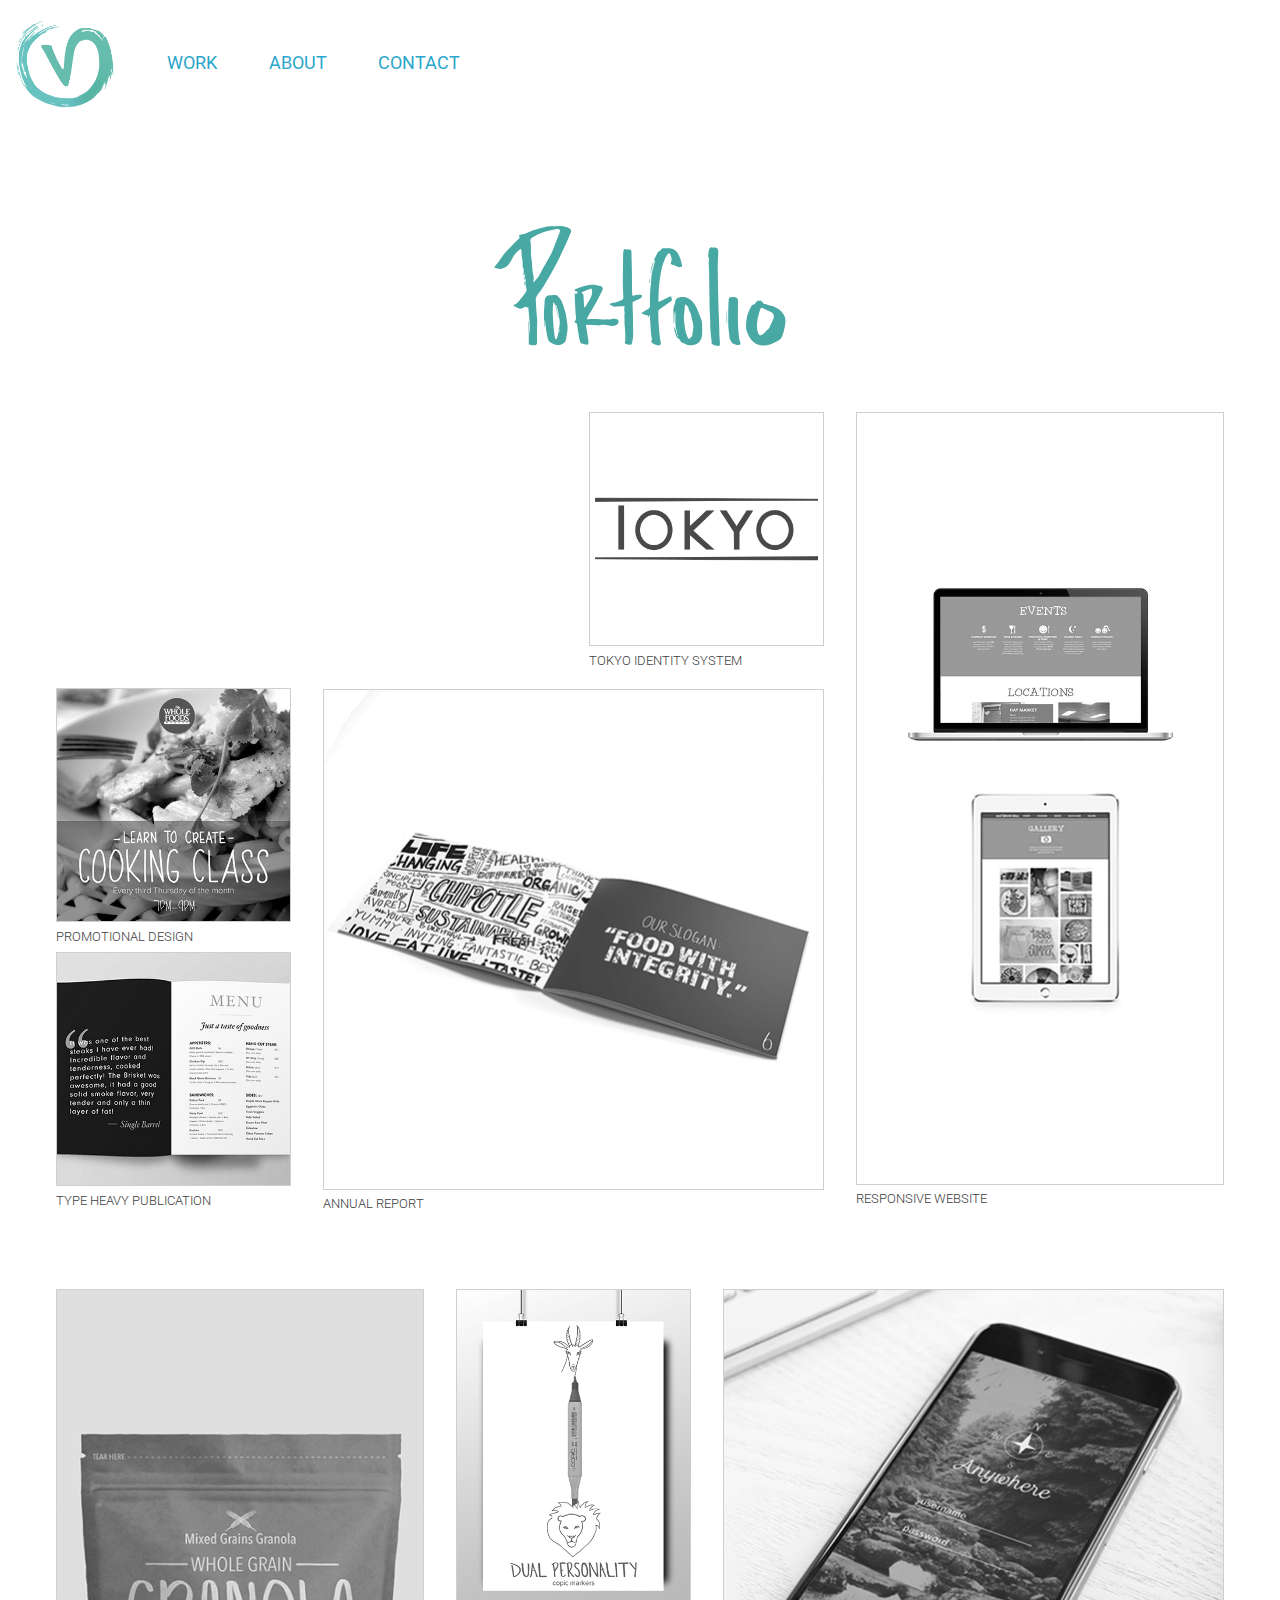
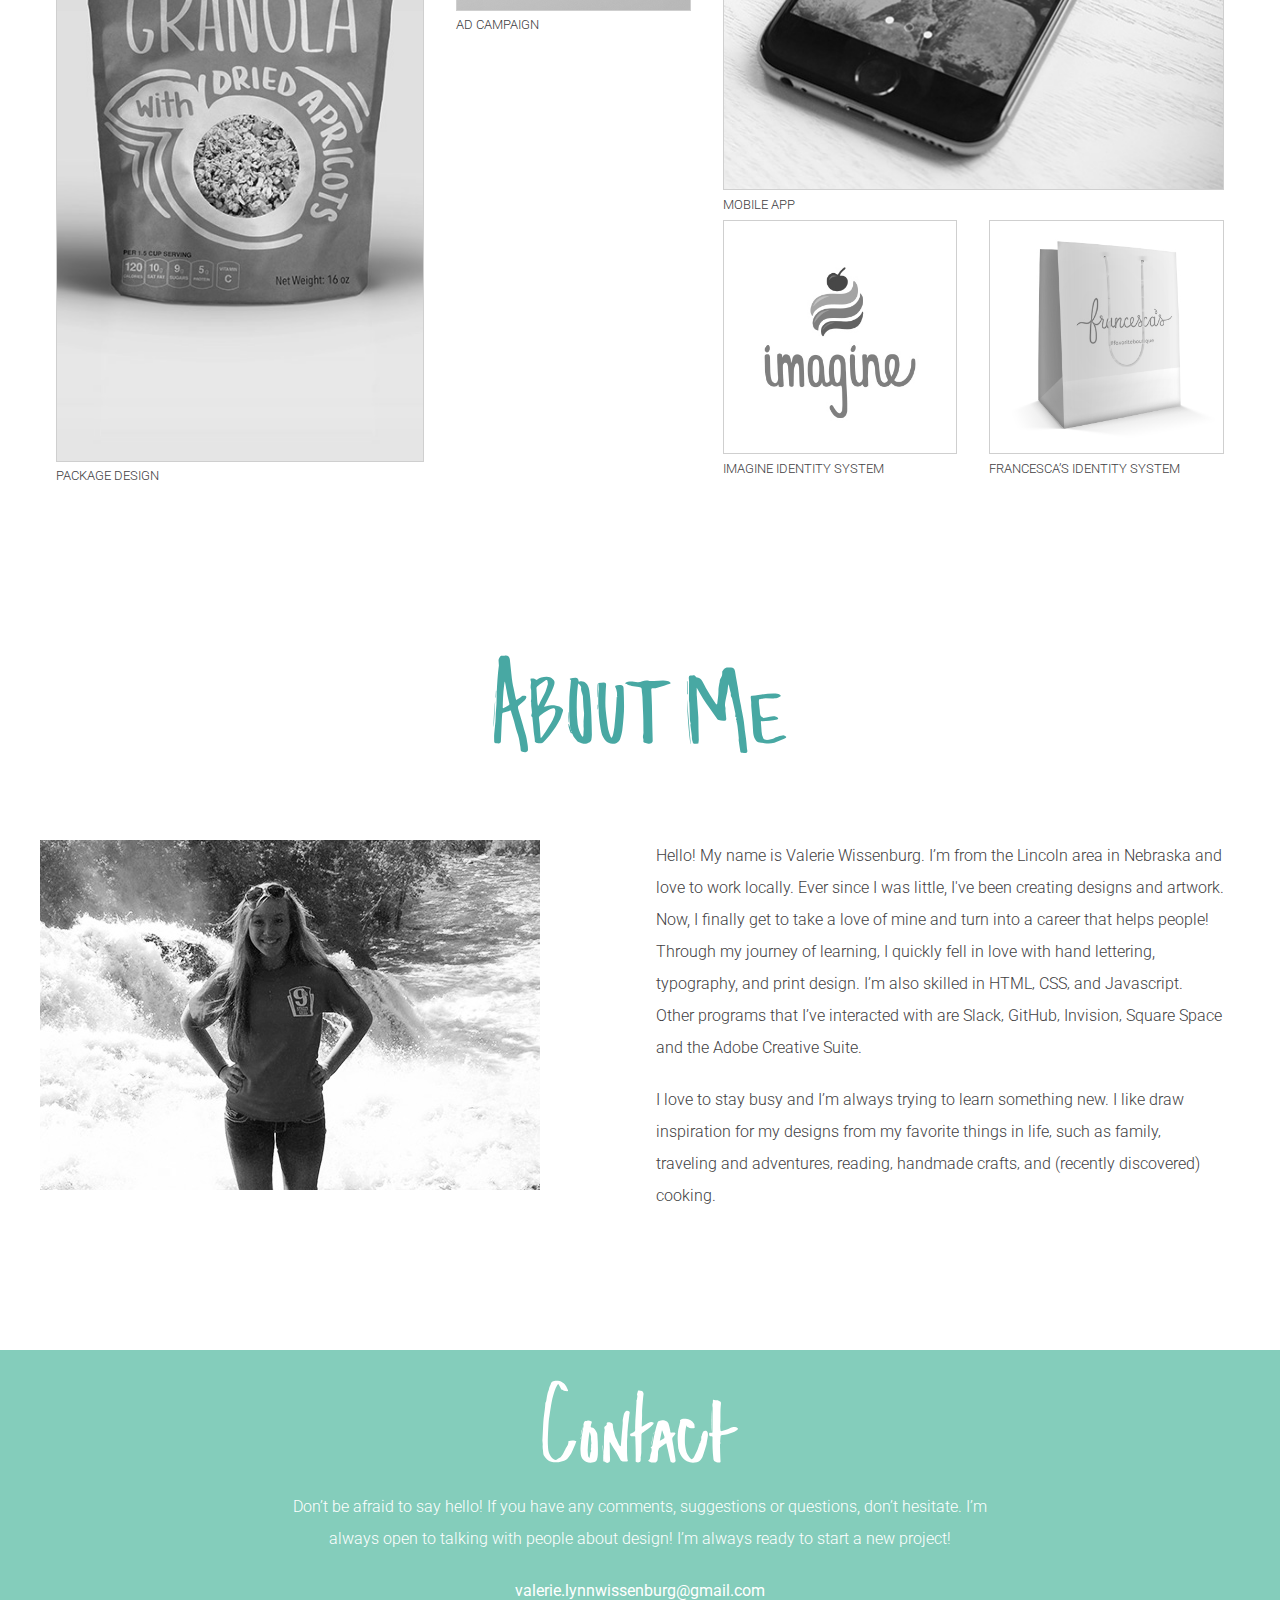
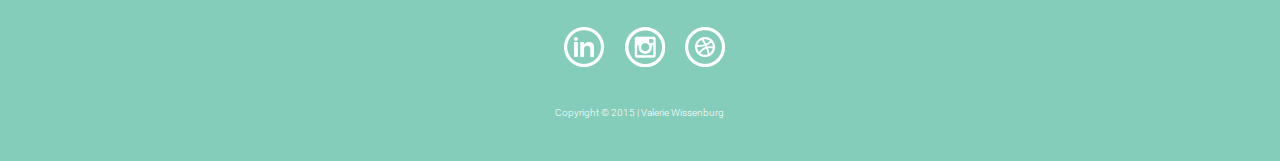
<file: index.html>
<!doctype html>
<html class="no-js" lang="en">
<head>
<meta charset="utf-8" />
<meta name="viewport" content="width=device-width, initial-scale=1.0" />
<title>Valerie Wissenburg Design</title>
<link rel="stylesheet" href="css/foundation.css" />
<link rel="stylesheet" href="css/main.css" />
<link href="https://fonts.googleapis.com/css?family=Roboto:400,100,300,500,700,900" rel="stylesheet" type="text/css" />
<script src="js/vendor/modernizr.js"></script>
</head>
<body>

<header>
  <div id="pattern" class="pattern">
	<a href="#menu" class="menu-link">Menu</a>
		<nav id="menu" role="navigation">
			<ul class="text">
				<li><a href="index.html"> <img id="logo-placement" src="imgs/final_logo.png" alt="Logo" width="100rem" > </a></li>
                <li class="divider"></li>
                <li><a href="#work">Work</a></li>
                 <li class="divider"></li>
				<li><a href="#about">About</a></li>
                 <li class="divider"></li>
				<li><a href="#contact">Contact</a></li>
			</ul>
		</nav>
	</div>
</header>


<div class="row">
  <div class="large-12 columns">
    <img class="header-alignment" src="imgs/portfolio-header.svg" alt="Portfolio Heading" width="300rem" >
  </div>
</div>

<section id="work">
  <div class="row">
    <div class="columns medium-8">
      <div class="row">
        <div class="columns  medium-4 right img-spacing"> <a href="tokyo-identity.html"><img class="grayscale photo-border" src="imgs/tokyo-logo.jpg" alt="Tokyo Logo"></a>
          <p class="text">Tokyo Identity System</p>
        </div>
      </div>
      <div class="row negative-margin">
        <div class="columns medium-4">
          <div class="row">
            <div id="promo-margin" class="columns medium-12 img-spacing"> <a href="promotional-design.html"><img class="grayscale photo-border" src="imgs/promo-design-400x400.jpg" alt="Promotional Design"> </a>              
            <p class="text">Promotional Design</p>
            </div>
          </div>
          <div class="row">
            <div class="columns medium-12 img-spacing negative-margin"> <a href="type-heavy-publication.html"><img class="grayscale photo-border" src="imgs/type-heavy.jpg" alt="Type Heavy Publication"> </a>
              <p class="text">Type Heavy Publication</p>
            </div>
          </div>
        </div>
        <div class="columns medium-8 img-spacing"> <a href="annual-report.html" ><img class="grayscale photo-border" src="imgs/annual-report.jpg" alt="Annual Report"> </a>
          <p class="text">Annual Report</p>
        </div>
      </div>
    </div>
    <div class="columns medium-4 img-spacing"> <a href="repsonsive-web-site.html"><img class="grayscale photo-border" src="imgs/website-responsive.jpg" alt="Website Design"></a>
      <p class="text">Responsive Website</p>
    </div>
  </div>
  <div class="row">
    <div class="columns large-4 medium-3 img-spacing"> <a href="package-design.html"><img class="grayscale photo-border" src="imgs/package-design.jpg" alt="Package Design "></a>
      <p class="text">Package Design</p>
    </div>
    <div class="columns large-8 medium-9">
      <div class="row">
        <div class="columns medium-4 left img-spacing"> <a href="ad-campaign.html"><img class="grayscale photo-border" src="imgs/ad-campaign-400x600.jpg" alt="Ad Campaign"></a>
          <p class="text">Ad Campaign</p>
        </div>
        <div class="columns medium-8 img-spacing"> <a href="mobile-app.html"><img class="grayscale photo-border" src="imgs/mobile-app.jpg" alt="Mobile App"></a>
          <p class="text">Mobile App</p>
        </div>
      </div>
      <div class="row">
        <div class="columns medium-8 right">
          <div class="row">
            <div class="columns medium-6 img-spacing negative-margin"> <a href="imagine-identity.html"><img class="grayscale photo-border" src="imgs/imagine-logo.jpg" alt="Imagine Identity System"></a>
              <p class="text">Imagine Identity System</p>
            </div>
            <div class="columns medium-6 img-spacing negative-margin p-t-sm"> <a href="francescas-identity.html"><img class="grayscale photo-border" src="imgs/francesca-bag.jpg" alt="Integrated Branding"></a>
              <p class="text">Francesca&rsquo;s Identity System</p>
            </div>
          </div>
        </div>
      </div>
    </div>
  </div>
</section>

<section id="about">
  <header class="row">
    <div class="column small-12">
      <img class="header-alignment" src="imgs/about-me-header.svg" alt="About Me Heading" width="300rem" >
    </div>
  </header>
  <div class="row">
    <div class="columns medium-6">
      <div class="row">
        <div class="columns medium-12 margin-about-pictures"> <img class="grayscale" src="imgs/about-me-pic-filler.jpg" alt="Picture of Me"> </div>
      </div>
    </div>
    <div class="columns medium-6 right img-spacing">
      <p> Hello! My name is Valerie Wissenburg. I&rsquo;m from the Lincoln area in Nebraska and love to work locally. Ever since I was little, I've been creating designs and artwork. Now, I finally get to take a love of mine and turn into a career that helps people! Through my journey of learning&sbquo; I quickly fell in love with hand lettering, typography, and print design. I&rsquo;m also skilled in HTML&sbquo; CSS&sbquo; and Javascript. Other programs that I&rsquo;ve interacted with are Slack&sbquo; GitHub&sbquo; Invision&sbquo; Square Space and the Adobe Creative Suite. </p>
      <p> I love to stay busy and I&rsquo;m always trying to learn something new. I like draw inspiration for my designs from my favorite things in life&sbquo; such as family&sbquo; traveling and adventures&sbquo; reading&sbquo; handmade crafts&sbquo; and (recently discovered) cooking. </p>
    </div>
  </div>
</section>

<footer id="contact" class="footer">
  <div class="row">
    <div id="social-media-links" class="text-center small-centered small-12 medium-7 columns">
      <img src="imgs/contact-header.svg" alt="Contact Heading" width="200px">
      <p class="text-center footer-paragraph"> Don&rsquo;t be afraid to say hello! If you have any comments, suggestions or questions, don&rsquo;t hesitate. I&rsquo;m always open to talking with people about design! I&rsquo;m always ready to start a new project!</p>
      <p id="email-emphasis" class="text-center footer-paragraph">valerie.lynnwissenburg@gmail.com</p>
      <ul class="inline-list social text-center">
        <li><a href="https://www.linkedin.com/in/valerie-wissenburg-08067a110"><img src="imgs/linkedin-icon.png" alt="LinkedIn Icon" width="40" height="40"></a></li>
        <li><a href="https://www.instagram.com/valerie.wissenburg/"><img src="imgs/instagram-icon.png" alt="Instagram Icon" width="40" height="40"></a></li>
        <li><a href="https://dribbble.com/valerie_wiss"><img src="imgs/dribbble-icon.png" alt="Dribbble Icon" width="40" height="40"></a></li>
      </ul>
      <p class="text-center copywrite"><small> Copyright © 2015 | Valerie Wissenburg</small></p>
    </div>
  </div>
</footer>
<script src="js/vendor/jquery.js"></script> 
<script src="js/foundation.min.js"></script> 
<script src="js/foundation/foundation.topbar.js"></script>
<script>
      $(document).foundation();
	  $(document).ready(function() {
  $('body').addClass('js');
  var $menu = $('#menu'),
    $menulink = $('.menu-link');
  
$menulink.click(function() {
  $menulink.toggleClass('active');
  $menu.toggleClass('active');
  return false;
});});
    </script>
<script>
  (function(i,s,o,g,r,a,m){i['GoogleAnalyticsObject']=r;i[r]=i[r]||function(){
  (i[r].q=i[r].q||[]).push(arguments)},i[r].l=1*new Date();a=s.createElement(o),
  m=s.getElementsByTagName(o)[0];a.async=1;a.src=g;m.parentNode.insertBefore(a,m)
  })(window,document,'script','//www.google-analytics.com/analytics.js','ga');

  ga('create', 'UA-71480502-1', 'auto');
  ga('send', 'pageview');

</script>    

</body>
</html>
</file>
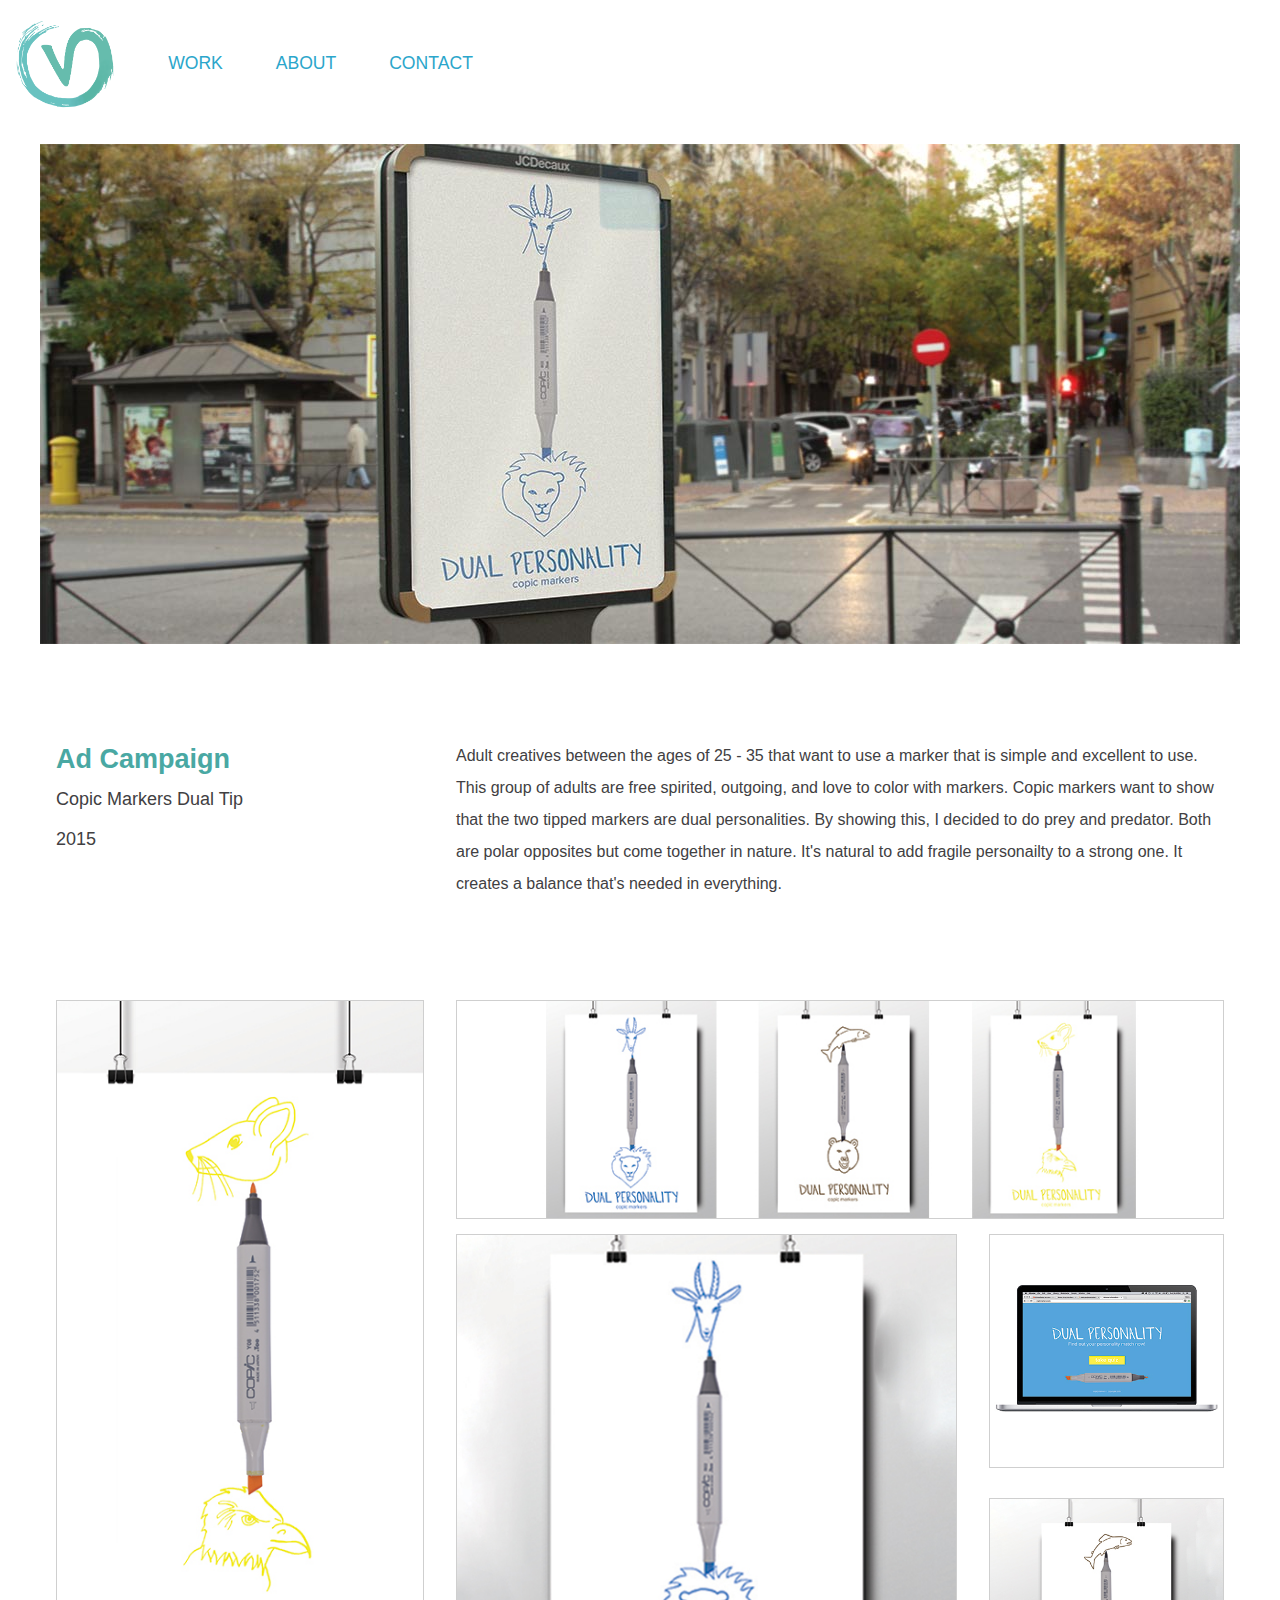
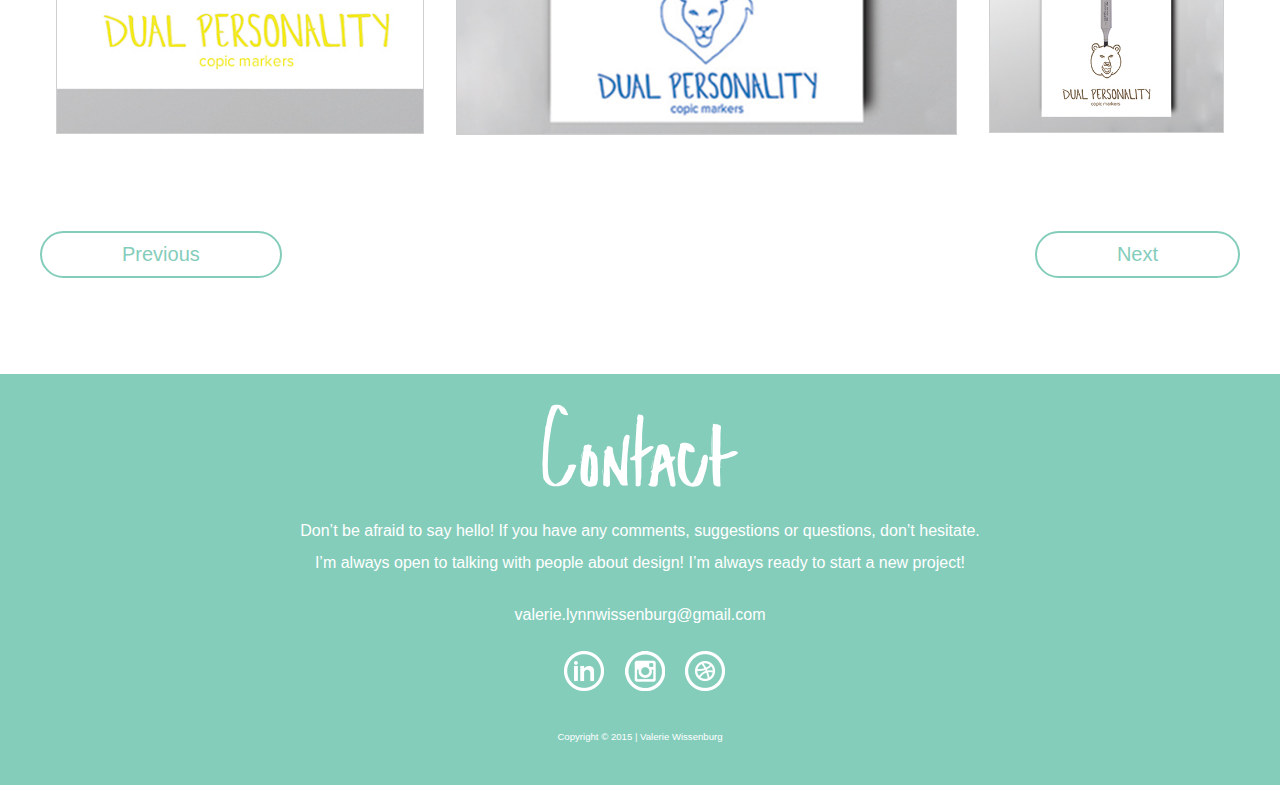
<file: ad-campaign.html>
<!doctype html>
<html>
<head>
<meta charset="UTF-8">
<meta name="viewport" content="width=device-width, initial-scale=1.0">
<title>Ad Campaign Page</title>
<link rel="stylesheet" href="css/foundation.css" />
<link rel="stylesheet" href="css/main.css" />
<script src="js/vendor/modernizr.js"></script>
</head>
<body>

<header>
  <div id="pattern" class="pattern">
	<a href="#menu" class="menu-link">Menu</a>
		<nav id="menu" role="navigation">
			<ul class="text">
				<li><a href="index.html"> <img id="logo-placement" src="imgs/final_logo.png" alt="Logo" width="100rem" > </a></li>
                <li class="divider"></li>
                <li><a href="index.html#work">Work</a></li>
                 <li class="divider"></li>
				<li><a href="index.html#about">About</a></li>
                 <li class="divider"></li>
				<li><a href="#contact">Contact</a></li>
			</ul>
		</nav>
	</div>
</header>

<div class="row">
  <div class="column small-12 project-page-marg"> <img src="imgs/ad-campaign-1200x500.jpg" alt="Environmental Design"> </div>
</div>
<div class="row project-page-paragraph">
  <div class="columns medium-4 img-spacing">
    <header>
      <h3>Ad Campaign</h3>
      <h5>Copic Markers Dual Tip</h5>
      <h5>2015</h5>
    </header>
  </div>
  <div class="columns medium-8 img-spacing">
    <p>Adult creatives between the ages of 25 - 35 that want to use a marker that is simple and excellent to use. This group of adults are free spirited, outgoing, and love to color with markers. Copic markers want to show that the two tipped markers are dual personalities. By showing this, I decided to do prey and predator. Both are polar opposites but come together in nature. It's natural to add fragile personailty to a strong one. It creates a balance that's needed in everything.</p>
  </div>
</div>

 <div class="row project-page-marg">
    <div class="columns large-4 medium-4 img-spacing"> <img class="photo-border" src="imgs/ad-campaign-400x800.jpg" alt="Yellow Poster">
    </div>
    <div class="columns large-8 medium-8">
      <div class="row">
        <div class="columns medium-12 left margin-bottom img-spacing p-t-sm"> <img class="photo-border" src="imgs/ad-campaign-800x226.jpg" alt="All Three Posters">
        </div>
        <div class="row">
        <div class="columns medium-12 right">
        <div id="negative-left-margin" class="columns medium-8 img-spacing"> <img class="photo-border" src="imgs/ad-campaign-600x600.jpg" alt="Blue Poster">
        </div>
          <div class="row">
           <div class="columns medium-4">
          <div class="row">
            <div class="columns medium-12 margin-bottom img-spacing p-t-sm"> <img class="photo-border" src="imgs/ad-campaign-400x400.jpg" alt="Online Prescencef">
            </div>
          </div>
          <div class="row">
            <div id="right-stacking-imgs" class="columns medium-12 img-spacing"> <img class="photo-border" src="imgs/ad-campaign-brown-400x400.jpg" alt="Brown Poster">
            </div>
          </div>
        </div>
          </div>
        </div>
      </div>
      </div>
    </div>
  </div>

  <div class="row">
  	<a href="package-design.html"><button class="btn">Previous</button></a>
    <a href="mobile-app.html"><button class="btn right">Next</button></a>
  </div>

<footer id="contact" class="footer">
  <div class="row">
    <div id="social-media-links" class="text-center small-centered small-12 medium-7 columns">
      <img src="imgs/contact-header.svg" alt="Contact Heading" width="200px">
      <p class="text-center footer-paragraph"> Don&rsquo;t be afraid to say hello! If you have any comments, suggestions or questions, don&rsquo;t hesitate. I&rsquo;m always open to talking with people about design! I&rsquo;m always ready to start a new project!</p>
      <p id="email-emphasis" class="text-center footer-paragraph">valerie.lynnwissenburg@gmail.com</p>
      <ul class="inline-list social text-center">
        <li><a href="https://www.linkedin.com/in/valerie-wissenburg-08067a110"><img src="imgs/linkedin-icon.png" alt="LinkedIn Icon" width="40" height="40"></a></li>
        <li><a href="https://www.instagram.com/valerie.wissenburg/"><img src="imgs/instagram-icon.png" alt="Instagram Icon" width="40" height="40"></a></li>
        <li><a href="https://dribbble.com/valerie_wiss"><img src="imgs/dribbble-icon.png" alt="Dribbble Icon" width="40" height="40"></a></li>
      </ul>
      <p class="text-center copywrite"><small> Copyright © 2015 | Valerie Wissenburg</small></p>
    </div>
  </div>
</footer>
<script src="js/vendor/jquery.js"></script> 
<script src="js/foundation.min.js"></script> 
<script src="js/foundation/foundation.topbar.js"></script>
<script>
<script>
      $(document).foundation();
	  $(document).ready(function() {
  $('body').addClass('js');
  var $menu = $('#menu'),
    $menulink = $('.menu-link');
  
$menulink.click(function() {
  $menulink.toggleClass('active');
  $menu.toggleClass('active');
  return false;
});});
    </script>
    
<script>
  (function(i,s,o,g,r,a,m){i['GoogleAnalyticsObject']=r;i[r]=i[r]||function(){
  (i[r].q=i[r].q||[]).push(arguments)},i[r].l=1*new Date();a=s.createElement(o),
  m=s.getElementsByTagName(o)[0];a.async=1;a.src=g;m.parentNode.insertBefore(a,m)
  })(window,document,'script','//www.google-analytics.com/analytics.js','ga');

  ga('create', 'UA-71480502-1', 'auto');
  ga('send', 'pageview');

</script>

</body>
</html>
</file>
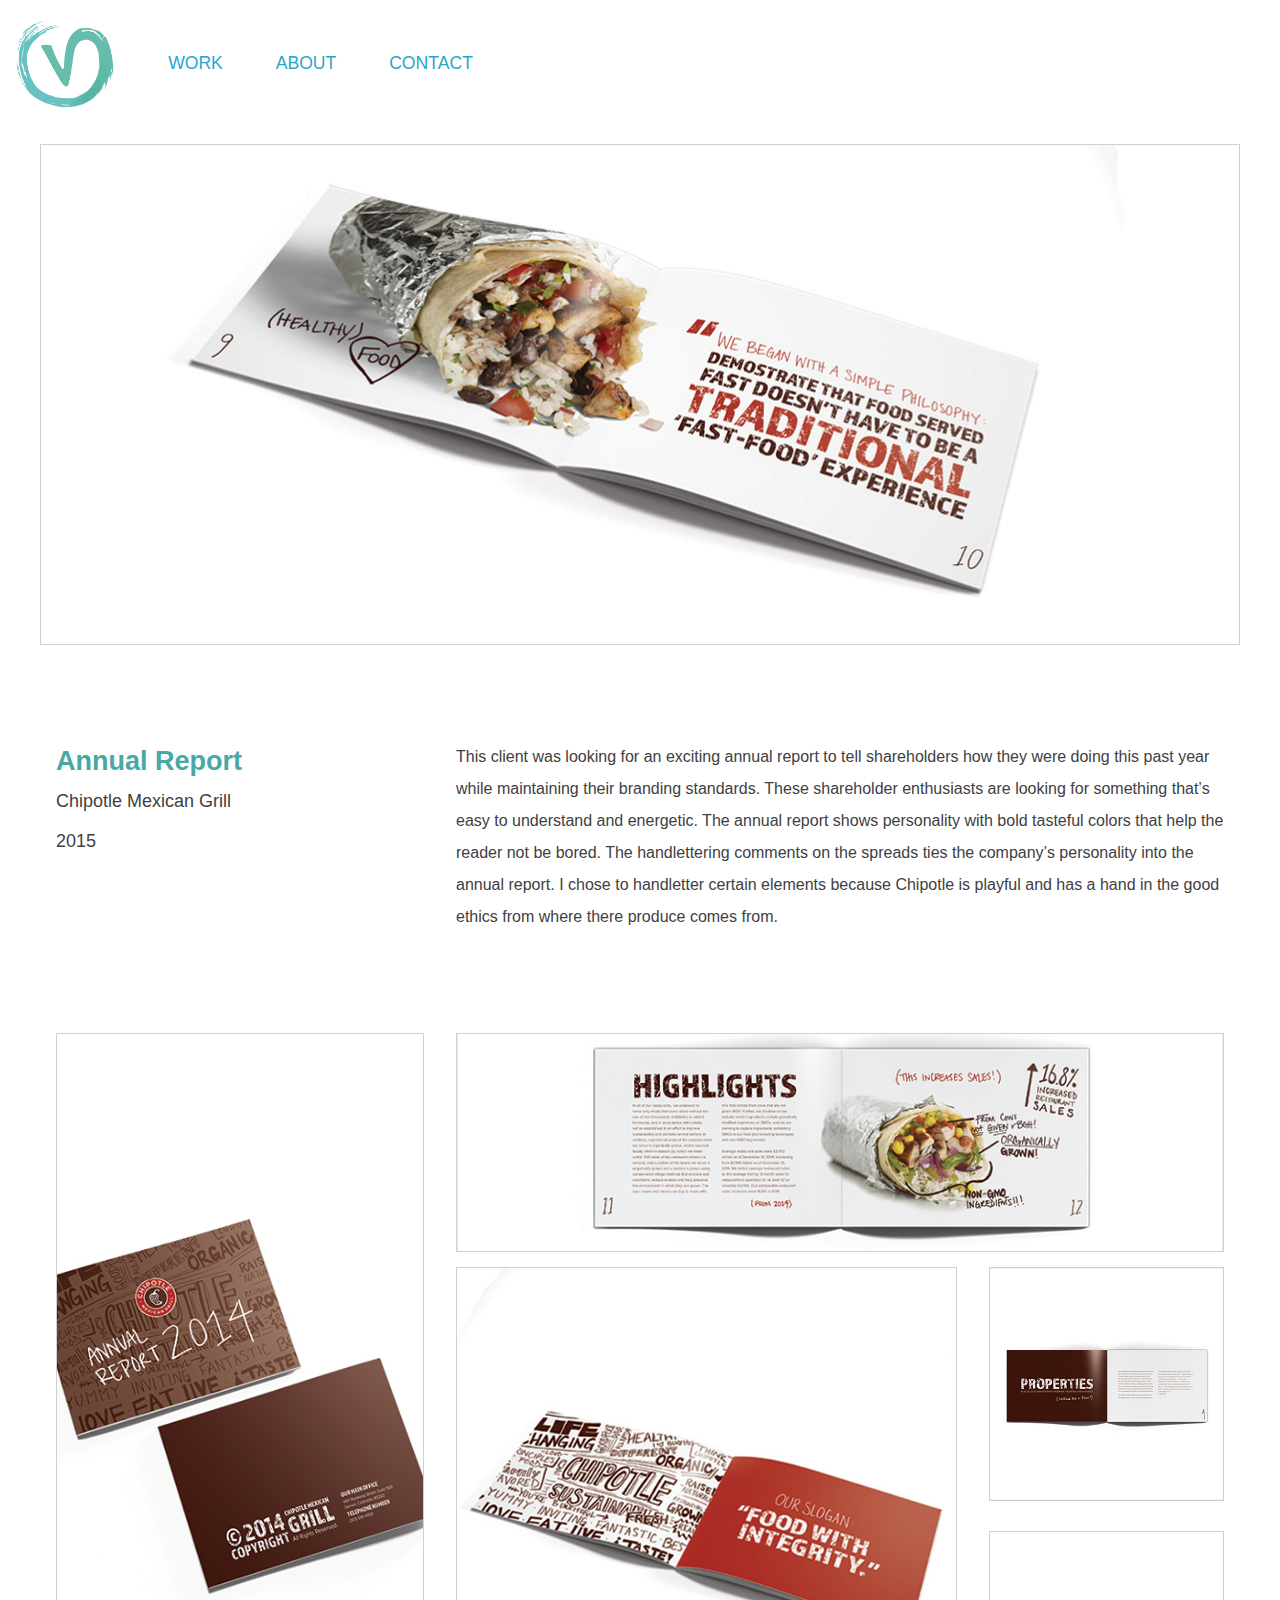
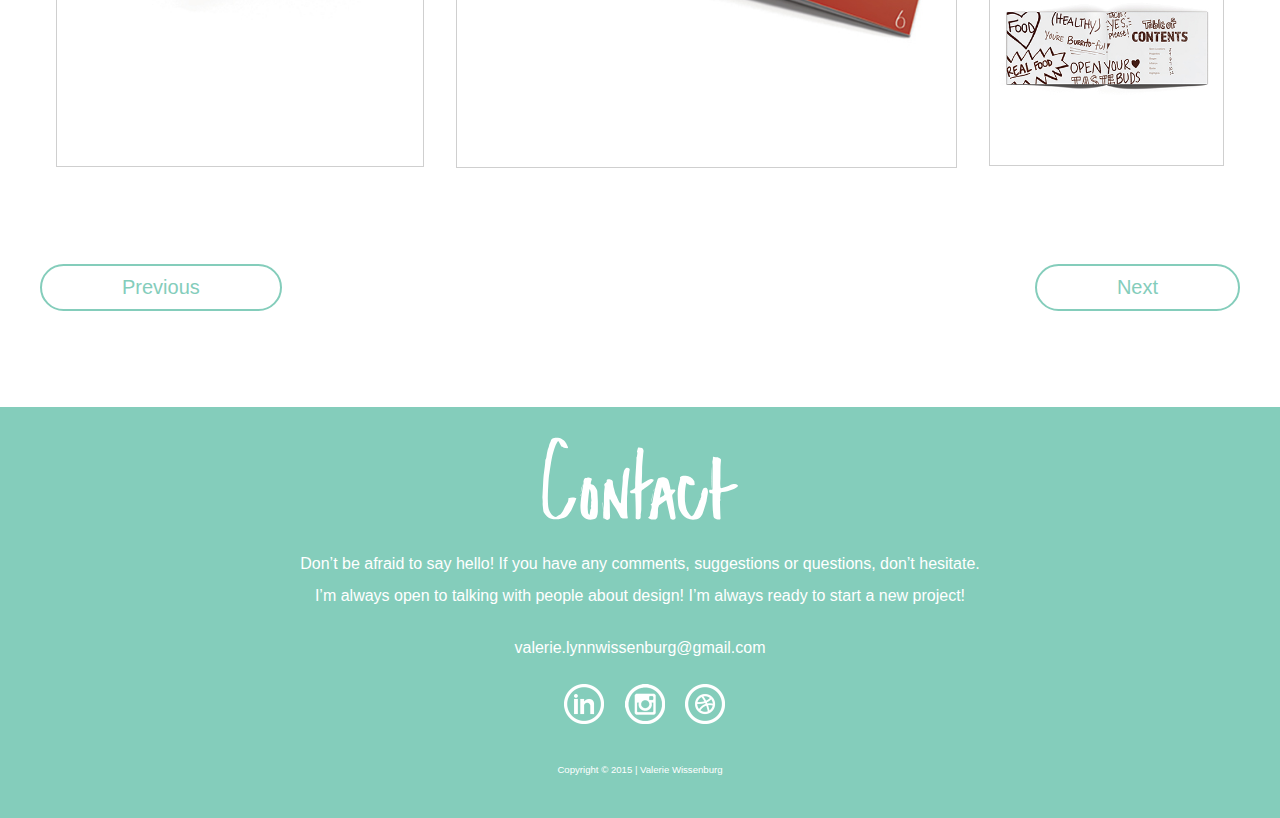
<file: annual-report.html>
<!doctype html>
<html>
<head>
<meta charset="UTF-8">
<meta name="viewport" content="width=device-width, initial-scale=1.0">
<title>Annual Report Page</title>
<link rel="stylesheet" href="css/foundation.css" />
<link rel="stylesheet" href="css/main.css" />
<script src="js/vendor/modernizr.js"></script>
</head>
<body>

<header>
  <div id="pattern" class="pattern">
	<a href="#menu" class="menu-link">Menu</a>
		<nav id="menu" role="navigation">
			<ul class="text">
				<li><a href="index.html"> <img id="logo-placement" src="imgs/final_logo.png" alt="Logo" width="100rem" > </a></li>
                <li class="divider"></li>
                <li><a href="index.html#work">Work</a></li>
                 <li class="divider"></li>
				<li><a href="index.html#about">About</a></li>
                 <li class="divider"></li>
				<li><a href="#contact">Contact</a></li>
			</ul>
		</nav>
	</div>
</header>

<div class="row">
	<div class="column small-12 project-page-marg">
    	<img class="photo-border" src="imgs/quote-spread-1200x500.jpg" alt="Quote Spread">
    </div>
</div>

<div class="row project-page-paragraph">
	<div class="columns medium-4 img-spacing">
    	<header>
        	<h3>Annual Report</h3>
        	<h5>Chipotle Mexican Grill</h5>
        	<h5>2015</h5>
        </header>
    </div>
    <div class="columns medium-8 img-spacing">
    	<p>This client was looking for an exciting annual report to tell shareholders how they were doing this past year while maintaining their branding standards. These shareholder enthusiasts are looking for something that&rsquo;s easy to understand and energetic. The annual report shows personality with bold tasteful colors that help the reader not be bored. The handlettering comments on the spreads ties the company’s personality into the annual report. I chose to handletter certain elements because Chipotle is playful and has a hand in the good ethics from where there produce comes from.</p>
    </div>
</div>

  <div class="row project-page-marg">
    <div class="columns large-4 medium-4 img-spacing"> <img class="photo-border" src="imgs/front-back-covers-annual-report.jpg" alt="Front and Back Covers">
    </div>
    <div class="columns medium-8">
      <div class="row">
        <div class="columns medium-12 left margin-bottom img-spacing p-t-sm"> <img class="photo-border" src="imgs/highlights-spread.jpg" alt="Highlights Spread">
        </div>
        <div class="row">
        <div class="columns medium-12 right">
        <div id="negative-left-margin" class="columns medium-8 img-spacing"> <img class="photo-border" src="imgs/slogan-600x600.jpg" alt="Slogan Spread">
        </div>
          <div class="row">
           <div class="columns medium-4">
          <div class="row">
            <div class="columns medium-12 margin-bottom img-spacing p-t-sm"> <img class="photo-border" src="imgs/properties-spread-400x400.jpg" alt="Properties Spread">
            </div>
          </div>
          <div class="row">
            <div id="right-stacking-imgs" class="columns medium-12 img-spacing"> <img class="photo-border" src="imgs/table-contents-400x400.jpg" alt="Table of Contents">
            </div>
          </div>
        </div>
          </div>
        </div>
      </div>
      </div>
    </div>
  </div>
  <div class="row">
  	<a href="type-heavy-publication.html"><button class="btn">Previous</button></a>
    <a href="repsonsive-web-site.html"><button class="btn right">Next</button></a>
  </div>

<footer id="contact" class="footer">
  <div class="row">
    <div id="social-media-links" class="text-center small-centered small-12 medium-7 columns">
      <img src="imgs/contact-header.svg" alt="Contact Heading" width="200px">
      <p class="text-center footer-paragraph"> Don&rsquo;t be afraid to say hello! If you have any comments, suggestions or questions, don&rsquo;t hesitate. I&rsquo;m always open to talking with people about design! I&rsquo;m always ready to start a new project!</p>
      <p id="email-emphasis" class="text-center footer-paragraph">valerie.lynnwissenburg@gmail.com</p>
      <ul class="inline-list social text-center">
        <li><a href="https://www.linkedin.com/in/valerie-wissenburg-08067a110"><img src="imgs/linkedin-icon.png" alt="LinkedIn Icon" width="40" height="40"></a></li>
        <li><a href="https://www.instagram.com/valerie.wissenburg/"><img src="imgs/instagram-icon.png" alt="Instagram Icon" width="40" height="40"></a></li>
        <li><a href="https://dribbble.com/valerie_wiss"><img src="imgs/dribbble-icon.png" alt="Dribbble Icon" width="40" height="40"></a></li>
      </ul>
      <p class="text-center copywrite"><small> Copyright © 2015 | Valerie Wissenburg</small></p>
    </div>
  </div>
</footer>
<script src="js/vendor/jquery.js"></script> 
<script src="js/foundation.min.js"></script> 
<script src="js/foundation/foundation.topbar.js"></script>
<script>
      $(document).foundation();
	  $(document).ready(function() {
  $('body').addClass('js');
  var $menu = $('#menu'),
    $menulink = $('.menu-link');
  
$menulink.click(function() {
  $menulink.toggleClass('active');
  $menu.toggleClass('active');
  return false;
});});
    </script>
<script>
  (function(i,s,o,g,r,a,m){i['GoogleAnalyticsObject']=r;i[r]=i[r]||function(){
  (i[r].q=i[r].q||[]).push(arguments)},i[r].l=1*new Date();a=s.createElement(o),
  m=s.getElementsByTagName(o)[0];a.async=1;a.src=g;m.parentNode.insertBefore(a,m)
  })(window,document,'script','//www.google-analytics.com/analytics.js','ga');

  ga('create', 'UA-71480502-1', 'auto');
  ga('send', 'pageview');

</script>

</body>
</html>
</file>
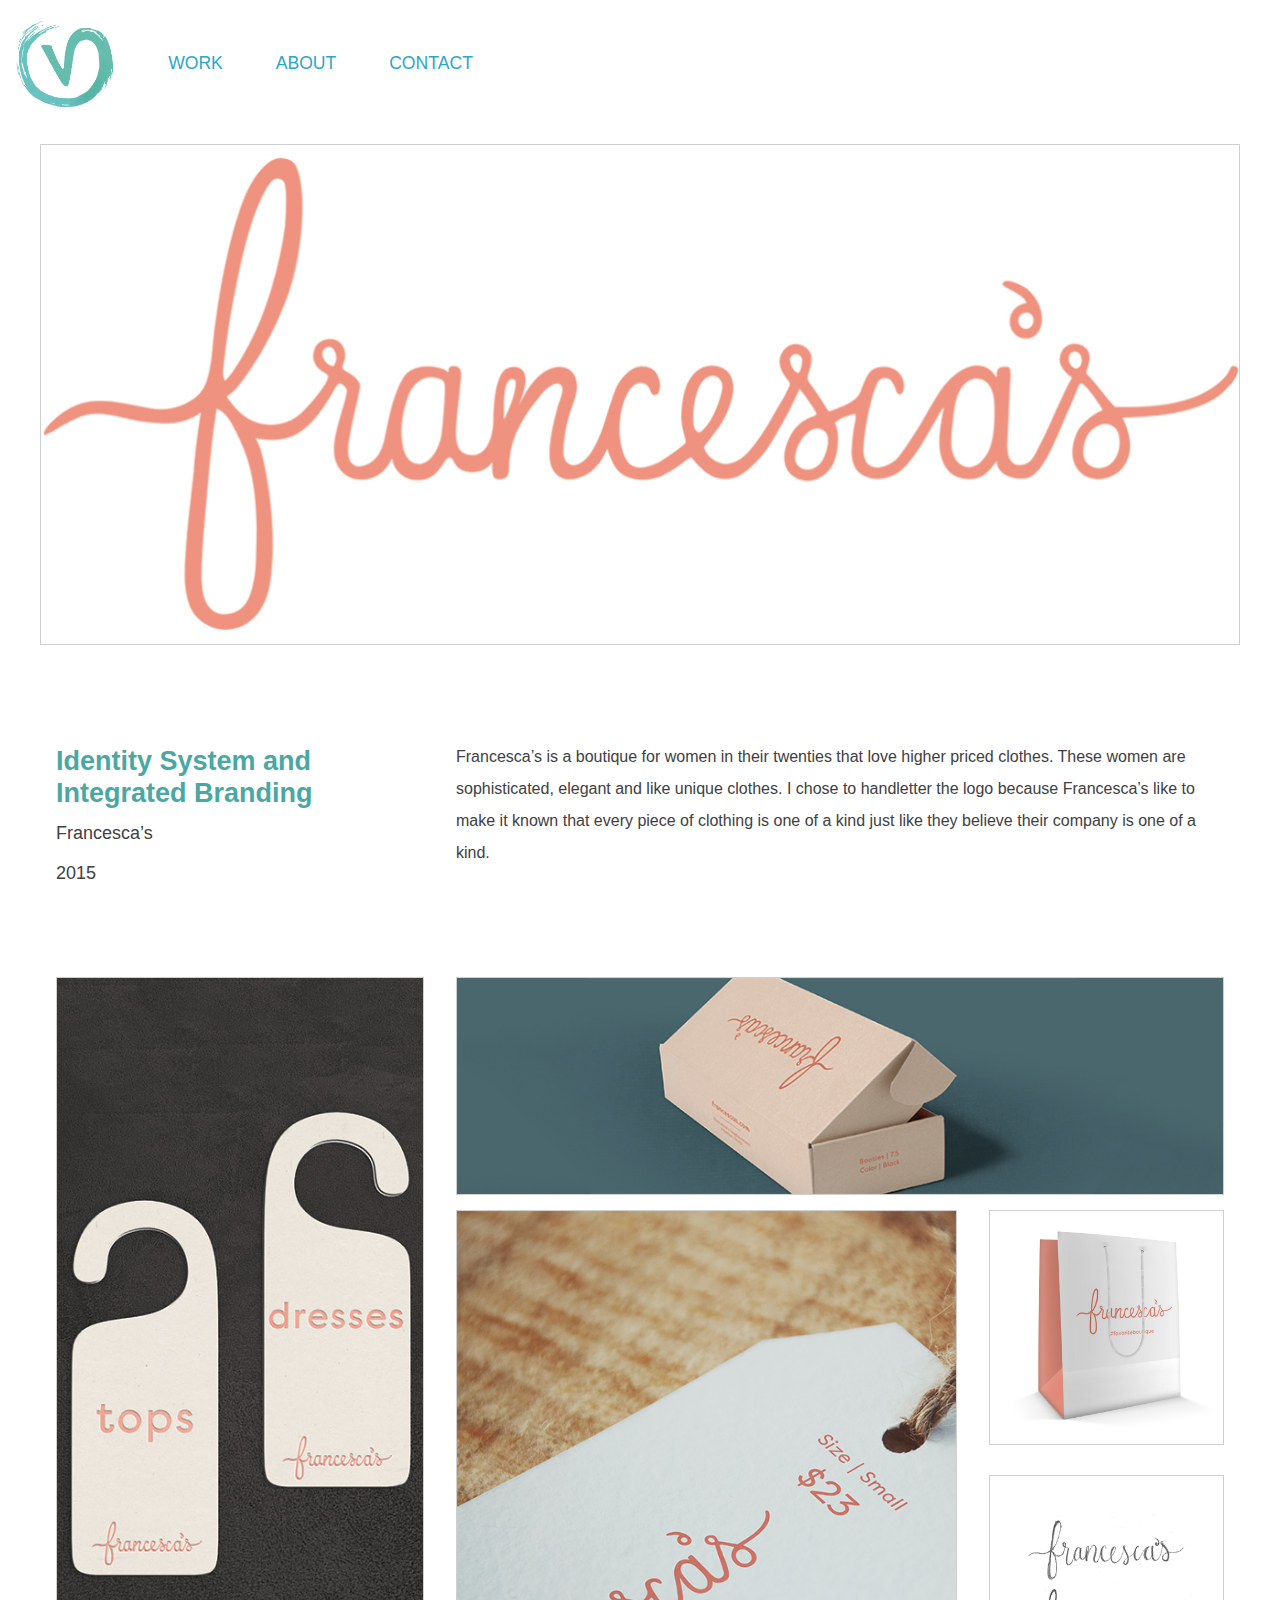
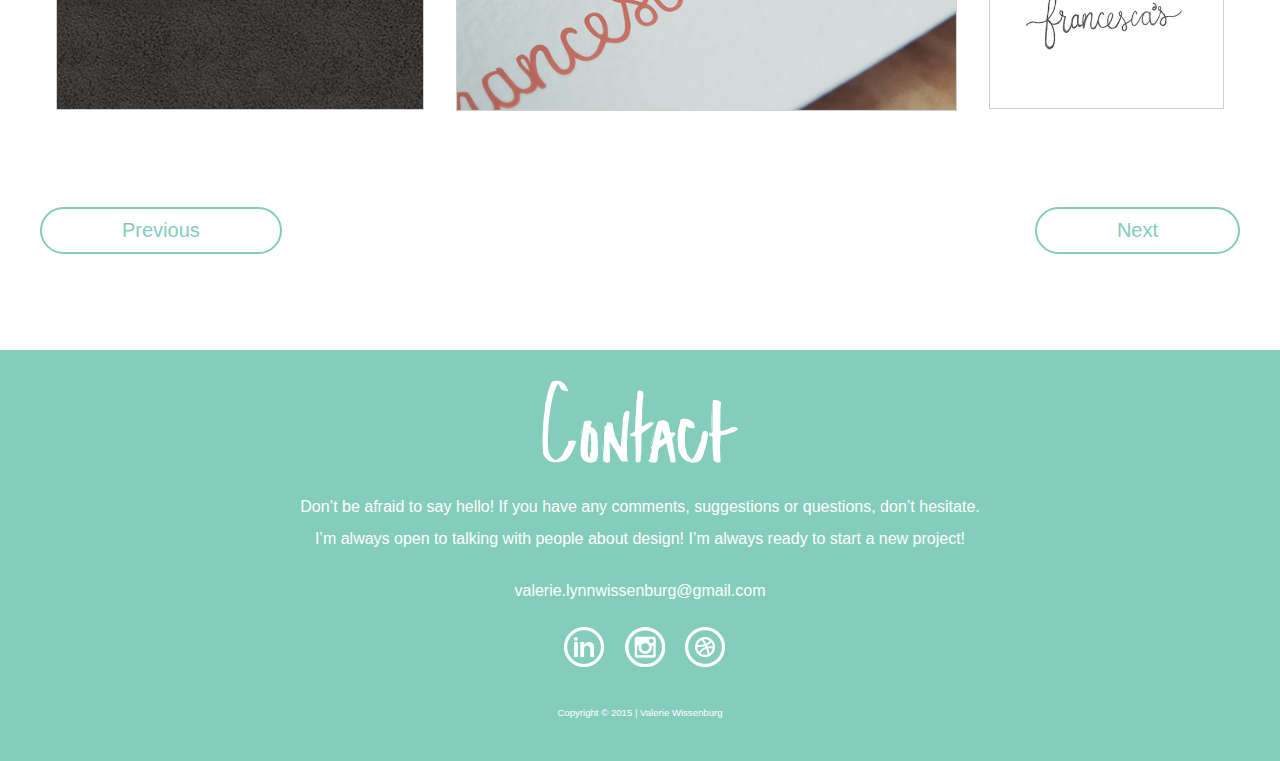
<file: francescas-identity.html>
<!doctype html>
<html>
<head>
<meta charset="UTF-8">
<meta name="viewport" content="width=device-width, initial-scale=1.0">
<title>Francesca's Identity</title>
<link rel="stylesheet" href="css/foundation.css" />
<link rel="stylesheet" href="css/main.css" />
<script src="js/vendor/modernizr.js"></script>
</head>
<body>

<header>
  <div id="pattern" class="pattern">
	<a href="#menu" class="menu-link">Menu</a>
		<nav id="menu" role="navigation">
			<ul class="text">
				<li><a href="index.html"> <img id="logo-placement" src="imgs/final_logo.png" alt="Logo" width="100rem" > </a></li>
                <li class="divider"></li>
                <li><a href="index.html#work">Work</a></li>
                 <li class="divider"></li>
				<li><a href="index.html#about">About</a></li>
                 <li class="divider"></li>
				<li><a href="#contact">Contact</a></li>
			</ul>
		</nav>
	</div>
</header>

<div class="row">
  <div class="column small-12 project-page-marg"> <img class="photo-border" src="imgs/francescas-logo-1200x500.jpg" alt="Francesca&rsquo; Logo"> </div>
</div>
<div class="row project-page-paragraph">
  <div class="columns medium-4 img-spacing">
    <header>
      <h3>Identity System and Integrated Branding</h3>
      <h5>Francesca&rsquo;s</h5>
      <h5>2015</h5>
    </header>
  </div>
  <div class="columns medium-8 img-spacing">
    <p>Francesca&rsquo;s is a boutique for women in their twenties that love higher priced clothes. These women are sophisticated, elegant and like unique clothes. I chose to handletter the logo because Francesca&rsquo;s like to make it known that every piece of clothing is one of a kind just like they believe their company is one of a kind.</p>
  </div>
</div>

 <div class="row project-page-marg">
    <div class="columns medium-4 img-spacing"> <img class="photo-border" src="imgs/francesca-400x800.jpg" alt="Hanger Mockups">
    </div>
    <div class="columns medium-8">
      <div class="row">
        <div class="columns medium-12 left margin-bottom img-spacing p-t-sm"> <img class="photo-border" src="imgs/francesca-box-800x226.jpg" alt="Shoe Box Mockup">
        </div>
        <div class="row">
        <div class="columns medium-12 right">
        <div id="negative-left-margin" class="columns medium-8 img-spacing"> <img class="photo-border" src="imgs/francesca-tag-600x600.jpg" alt="Tag Mockup">
        </div>
          <div class="row">
           <div class="columns medium-4">
          <div class="row">
            <div class="columns medium-12 margin-bottom img-spacing p-t-sm"> <img class="photo-border" src="imgs/francesca-bag.jpg" alt="Francesca's Bag">
            </div>
          </div>
          <div class="row">
            <div id="right-stacking-imgs" class="columns medium-12 img-spacing"> <img class="photo-border" src="imgs/francescas-thumbs-400x400.jpg" alt="Thumbs">
            </div>
          </div>
        </div>
          </div>
        </div>
      </div>
      </div>
    </div>
  </div>
  <div class="row">
  	<a href="imagine-identity.html"><button class="btn">Previous</button></a>
    <a href="tokyo-identity.html"><button class="btn right">Next</button></a>
  </div>

<footer id="contact" class="footer">
  <div class="row">
    <div id="social-media-links" class="text-center small-centered small-12 medium-7 columns">
      <img src="imgs/contact-header.svg" alt="Contact Heading" width="200px">
      <p class="text-center footer-paragraph"> Don&rsquo;t be afraid to say hello! If you have any comments, suggestions or questions, don&rsquo;t hesitate. I&rsquo;m always open to talking with people about design! I&rsquo;m always ready to start a new project!</p>
      <p id="email-emphasis" class="text-center footer-paragraph">valerie.lynnwissenburg@gmail.com</p>
      <ul class="inline-list social text-center">
        <li><a href="https://www.linkedin.com/in/valerie-wissenburg-08067a110"><img src="imgs/linkedin-icon.png" alt="LinkedIn Icon" width="40" height="40"></a></li>
        <li><a href="https://www.instagram.com/valerie.wissenburg/"><img src="imgs/instagram-icon.png" alt="Instagram Icon" width="40" height="40"></a></li>
        <li><a href="https://dribbble.com/valerie_wiss"><img src="imgs/dribbble-icon.png" alt="Dribbble Icon" width="40" height="40"></a></li>
      </ul>
      <p class="text-center copywrite"><small> Copyright © 2015 | Valerie Wissenburg</small></p>
    </div>
  </div>
</footer>
<script src="js/vendor/jquery.js"></script> 
<script src="js/foundation.min.js"></script> 
<script>
      $(document).foundation();
	  $(document).ready(function() {
  $('body').addClass('js');
  var $menu = $('#menu'),
    $menulink = $('.menu-link');
  
$menulink.click(function() {
  $menulink.toggleClass('active');
  $menu.toggleClass('active');
  return false;
});});
    </script>
<script>
  (function(i,s,o,g,r,a,m){i['GoogleAnalyticsObject']=r;i[r]=i[r]||function(){
  (i[r].q=i[r].q||[]).push(arguments)},i[r].l=1*new Date();a=s.createElement(o),
  m=s.getElementsByTagName(o)[0];a.async=1;a.src=g;m.parentNode.insertBefore(a,m)
  })(window,document,'script','//www.google-analytics.com/analytics.js','ga');

  ga('create', 'UA-71480502-1', 'auto');
  ga('send', 'pageview');

</script>

</body>
</html>
</file>
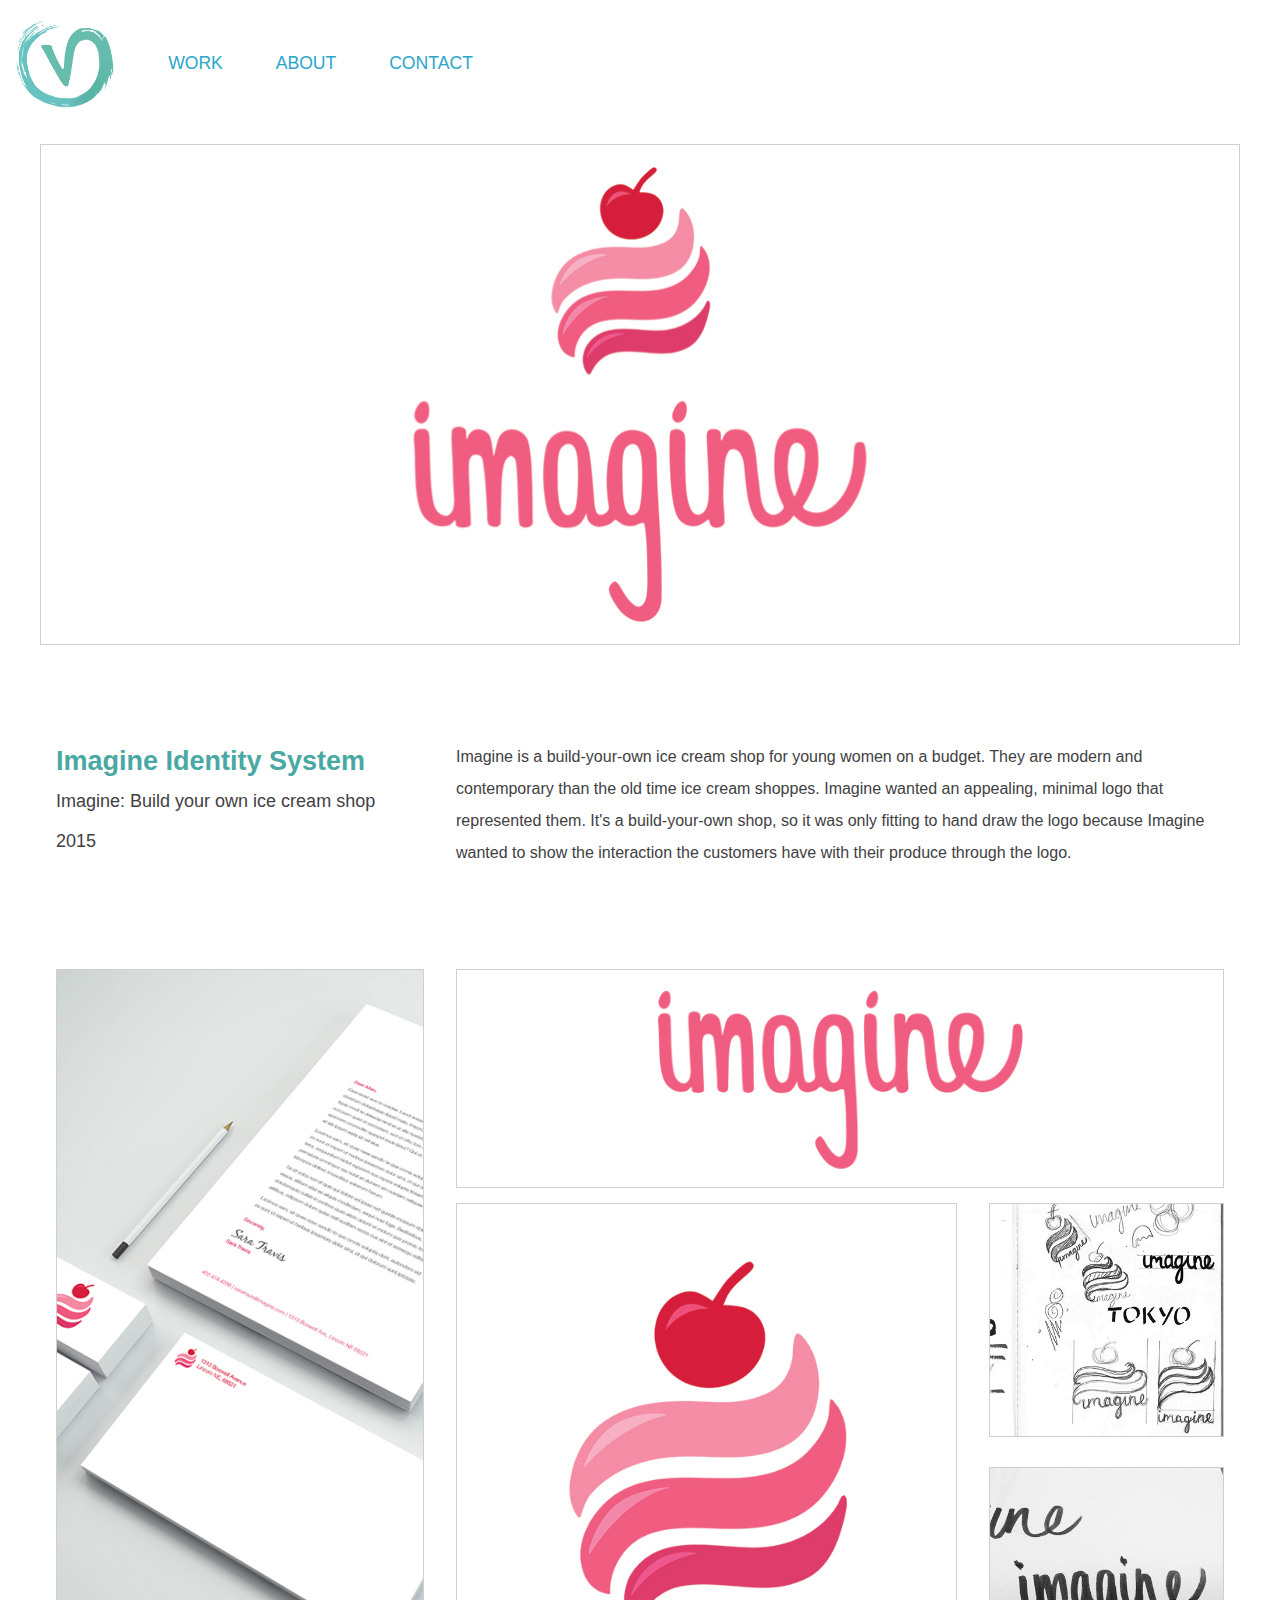
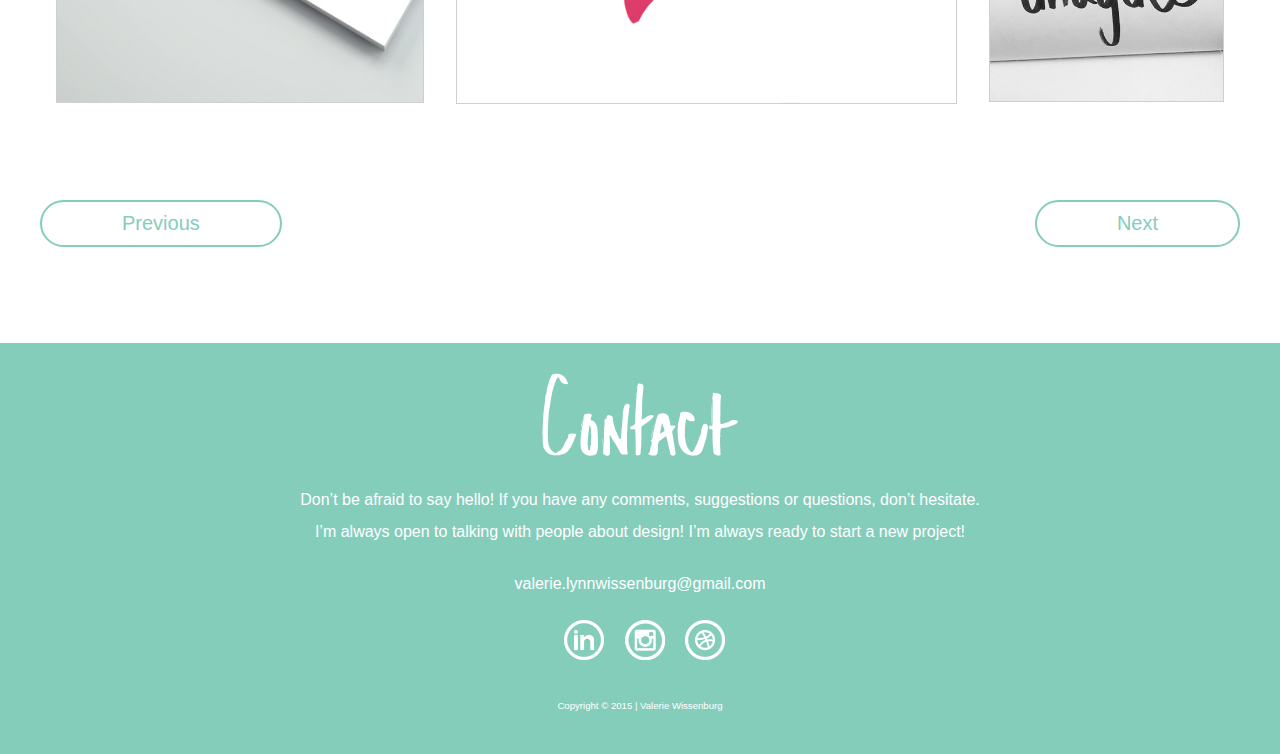
<file: imagine-identity.html>
<!doctype html>
<html>
<head>
<meta charset="UTF-8">
<meta name="viewport" content="width=device-width, initial-scale=1.0">
<title>Imagine Corporate ID System</title>
<link rel="stylesheet" href="css/foundation.css" />
<link rel="stylesheet" href="css/main.css" />
<script src="js/vendor/modernizr.js"></script>
</head>
<body>

<header>
  <div id="pattern" class="pattern">
	<a href="#menu" class="menu-link">Menu</a>
		<nav id="menu" role="navigation">
			<ul class="text">
				<li><a href="index.html"> <img id="logo-placement" src="imgs/final_logo.png" alt="Logo" width="100rem" > </a></li>
                <li class="divider"></li>
                <li><a href="index.html#work">Work</a></li>
                 <li class="divider"></li>
				<li><a href="index.html#about">About</a></li>
                 <li class="divider"></li>
				<li><a href="#contact">Contact</a></li>
			</ul>
		</nav>
	</div>
</header>

<div class="row">
  <div class="column small-12 project-page-marg"> <img class="photo-border" src="imgs/imagine-logo-1200x500.jpg" alt="Imagaine Logo"> </div>
</div>
<div class="row project-page-paragraph">
  <div class="columns medium-4 img-spacing">
    <header>
      <h3>Imagine Identity System</h3>
      <h5>Imagine: Build your own ice cream shop</h5>
      <h5>2015</h5>
    </header>
  </div>
  <div class="columns medium-8 img-spacing">
    <p>Imagine is a build-your-own ice cream shop for young women on a budget. They are modern and contemporary than the old time ice cream shoppes. Imagine wanted an appealing, minimal logo that represented them. It's a build-your-own shop, so it was only fitting to hand draw the logo because Imagine wanted to show the interaction the customers have with their produce through the logo. </p>
  </div>
</div>

 <div class="row project-page-marg">
    <div class="columns medium-4 img-spacing"> <img class="photo-border" src="imgs/imagine-400x800.jpg" alt="Identity System">
    </div>
    <div class="columns medium-8">
      <div class="row">
        <div class="columns medium-12 left margin-bottom img-spacing p-t-sm"> <img class="photo-border" src="imgs/imagine-800x226.jpg" alt="Imagine Lettering">
        </div>
        <div class="row">
        <div class="columns medium-12 right">
        <div id="negative-left-margin" class="columns medium-8 img-spacing"> <img class="photo-border" src="imgs/imagine-600x600.jpg" alt="Logo">
        </div>
          <div class="row">
           <div class="columns medium-4">
          <div class="row">
            <div class="columns medium-12 margin-bottom img-spacing p-t-sm"> <img class="photo-border" src="imgs/imagine-400x400.jpg" alt="Thumbs">
            </div>
          </div>
          <div class="row">
            <div id="right-stacking-imgs" class="columns medium-12 img-spacing"> <img class="photo-border" src="imgs/imagine-thumbs-2-400x400.jpg" alt="Thumbs for imagine">
            </div>
          </div>
        </div>
          </div>
        </div>
      </div>
      </div>
    </div>
  </div>
  <div class="row">
  	<a href="mobile-app.html"><button class="btn">Previous</button></a>
    <a href="francescas-identity.html"><button class="btn right">Next</button></a>
  </div>

<footer id="contact" class="footer">
  <div class="row">
    <div id="social-media-links" class="text-center small-centered small-12 medium-7 columns">
      <img src="imgs/contact-header.svg" alt="Contact Heading" width="200px">
      <p class="text-center footer-paragraph"> Don&rsquo;t be afraid to say hello! If you have any comments, suggestions or questions, don&rsquo;t hesitate. I&rsquo;m always open to talking with people about design! I&rsquo;m always ready to start a new project!</p>
      <p id="email-emphasis" class="text-center footer-paragraph">valerie.lynnwissenburg@gmail.com</p>
      <ul class="inline-list social text-center">
        <li><a href="https://www.linkedin.com/in/valerie-wissenburg-08067a110"><img src="imgs/linkedin-icon.png" alt="LinkedIn Icon" width="40" height="40"></a></li>
        <li><a href="https://www.instagram.com/valerie.wissenburg/"><img src="imgs/instagram-icon.png" alt="Instagram Icon" width="40" height="40"></a></li>
        <li><a href="https://dribbble.com/valerie_wiss"><img src="imgs/dribbble-icon.png" alt="Dribbble Icon" width="40" height="40"></a></li>
      </ul>
      <p class="text-center copywrite"><small> Copyright © 2015 | Valerie Wissenburg</small></p>
    </div>
  </div>
</footer>
<script src="js/vendor/jquery.js"></script> 
<script src="js/foundation.min.js"></script> 
<script src="js/foundation/foundation.topbar.js"></script>
<script>
      $(document).foundation();
	  $(document).ready(function() {
  $('body').addClass('js');
  var $menu = $('#menu'),
    $menulink = $('.menu-link');
  
$menulink.click(function() {
  $menulink.toggleClass('active');
  $menu.toggleClass('active');
  return false;
});});
    </script>
 <script>
  (function(i,s,o,g,r,a,m){i['GoogleAnalyticsObject']=r;i[r]=i[r]||function(){
  (i[r].q=i[r].q||[]).push(arguments)},i[r].l=1*new Date();a=s.createElement(o),
  m=s.getElementsByTagName(o)[0];a.async=1;a.src=g;m.parentNode.insertBefore(a,m)
  })(window,document,'script','//www.google-analytics.com/analytics.js','ga');

  ga('create', 'UA-71480502-1', 'auto');
  ga('send', 'pageview');

</script>   
 
</body>
</html>
</file>
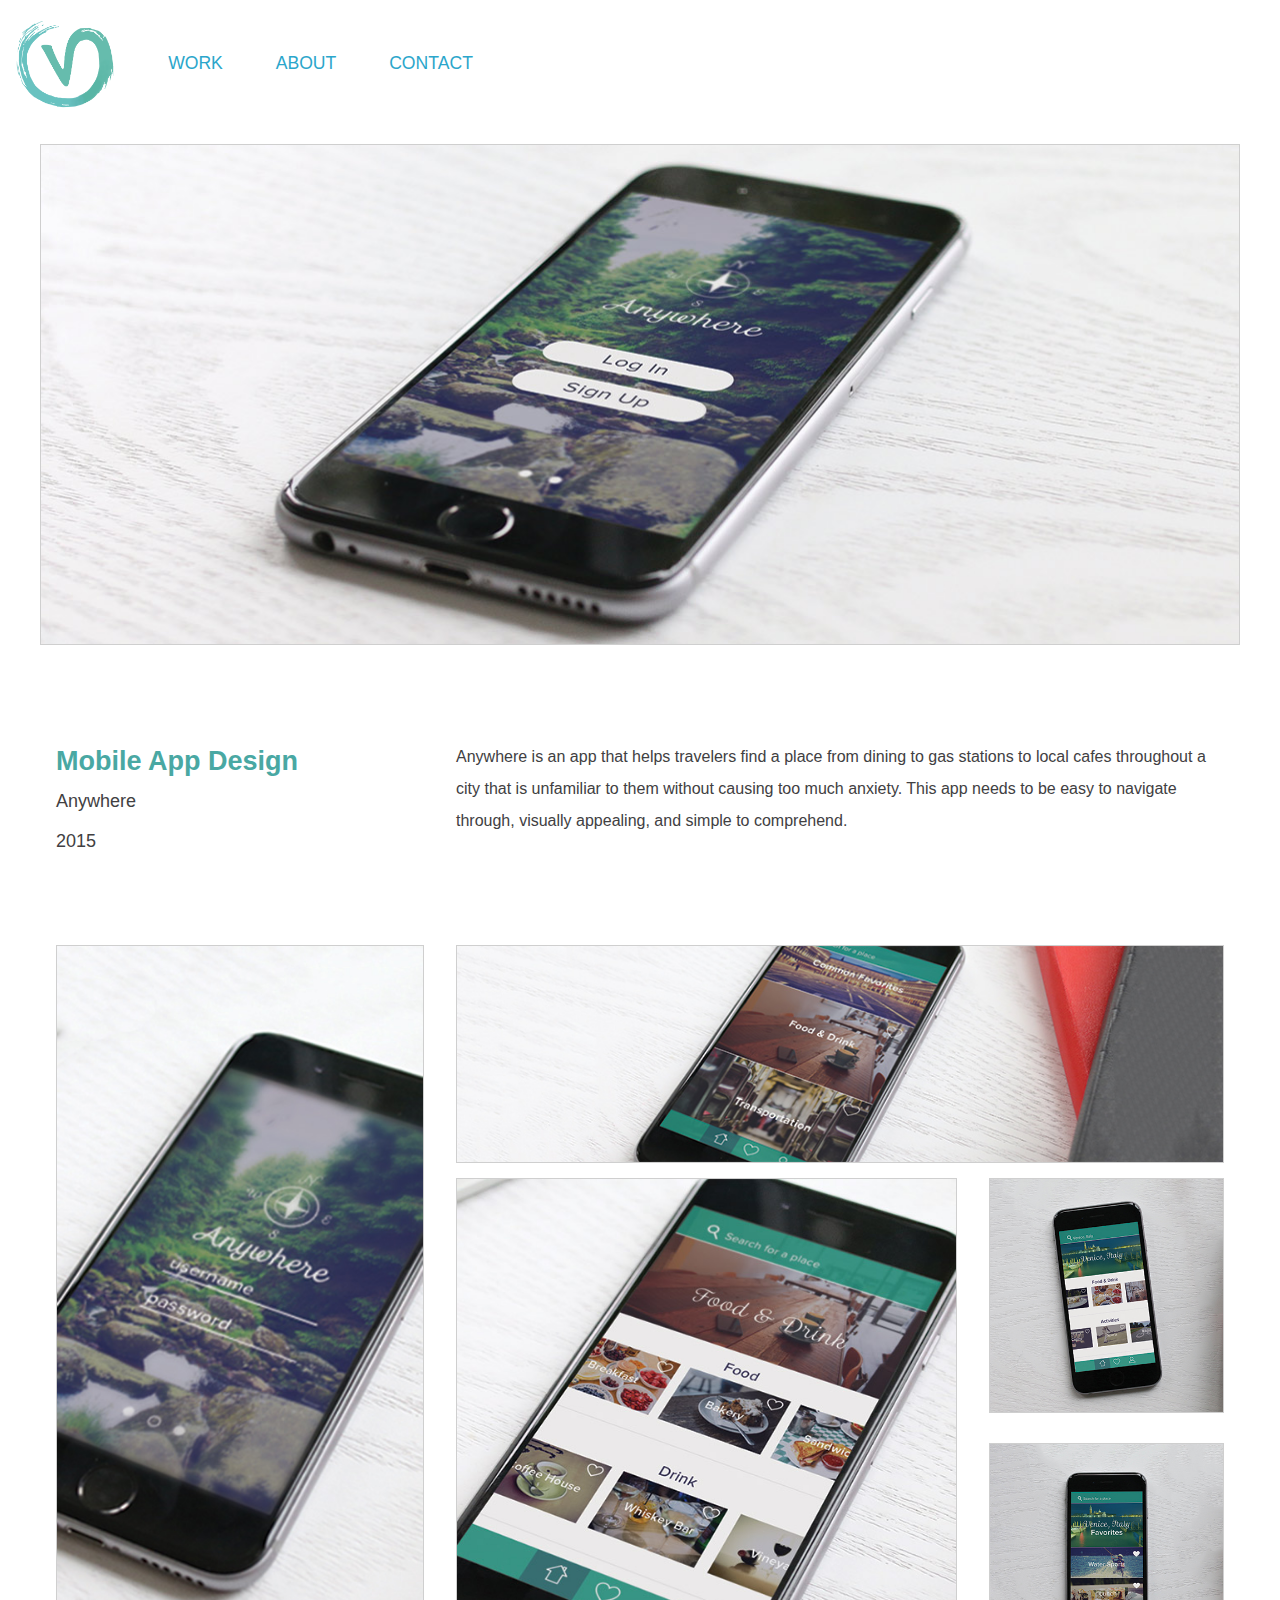
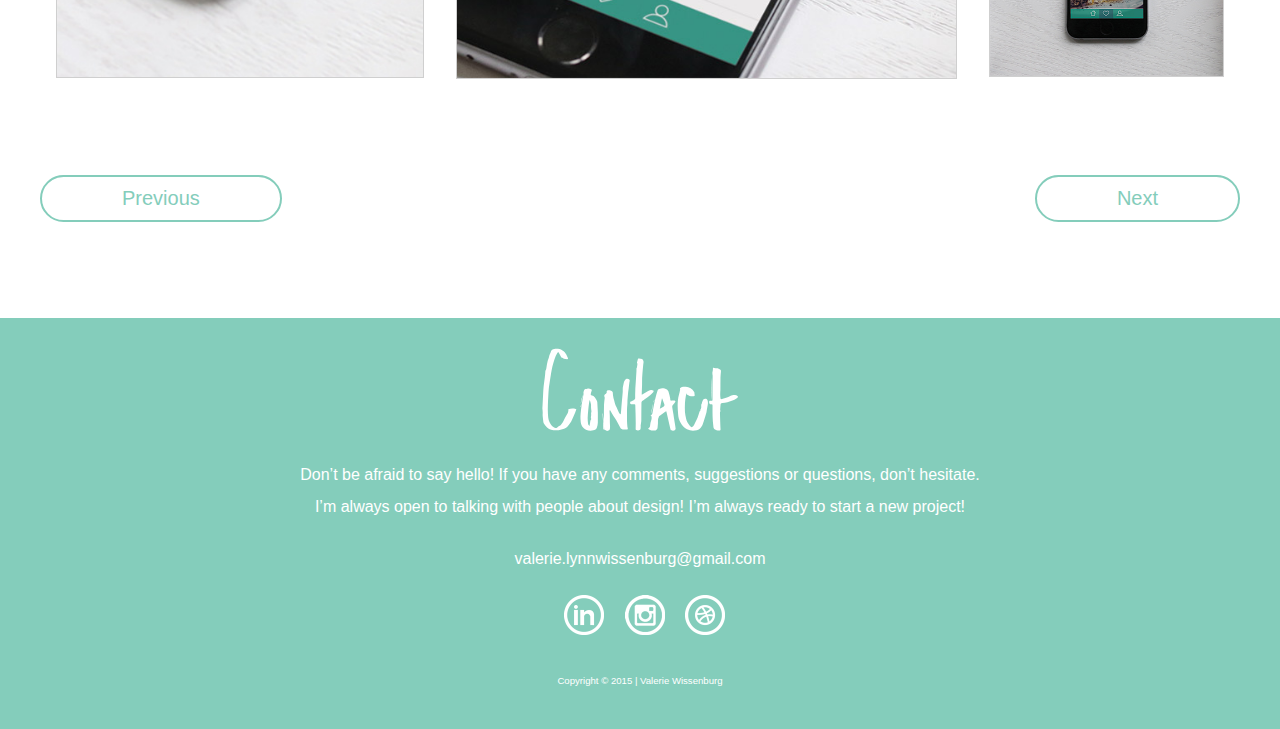
<file: mobile-app.html>
<!doctype html>
<html>
<head>
<meta charset="UTF-8">
<meta name="viewport" content="width=device-width, initial-scale=1.0">
<title>Mobile App</title>
<link rel="stylesheet" href="css/foundation.css" />
<link rel="stylesheet" href="css/main.css" />
<script src="js/vendor/modernizr.js"></script>
</head>
<body>

<header>
  <div id="pattern" class="pattern">
	<a href="#menu" class="menu-link">Menu</a>
		<nav id="menu" role="navigation">
			<ul class="text">
				<li><a href="index.html"> <img id="logo-placement" src="imgs/final_logo.png" alt="Logo" width="100rem" > </a></li>
                <li class="divider"></li>
                <li><a href="index.html#work">Work</a></li>
                 <li class="divider"></li>
				<li><a href="index.html#about">About</a></li>
                 <li class="divider"></li>
				<li><a href="#contact">Contact</a></li>
			</ul>
		</nav>
	</div>
</header>

<div class="row">
  <div class="column small-12 project-page-marg"> <img class="photo-border" src="imgs/mobile-app-1200x500.jpg" alt="Login Screen"> </div>
</div>
<div class="row project-page-paragraph">
  <div class="columns medium-4 img-spacing">
    <header>
      <h3>Mobile App Design</h3>
      <h5>Anywhere</h5>
      <h5>2015</h5>
    </header>
  </div>
  <div class="columns medium-8 img-spacing">
    <p>Anywhere is an app that helps travelers find a place from dining to gas stations to local cafes throughout a city that is unfamiliar to them without causing too much anxiety. This app needs to be easy to navigate through, visually appealing, and simple to comprehend. </p>
  </div>
</div>

 <div class="row project-page-marg">
    <div class="columns medium-4 img-spacing"> <img class="photo-border" src="imgs/mobile-app-400x800.jpg" alt="Username Screen">
    </div>
    <div class="columns medium-8">
      <div class="row">
        <div class="columns medium-12 left margin-bottom img-spacing p-t-sm"> <img class="photo-border" src="imgs/mobile-app-800x226.jpg" alt="Home Screen">
        </div>
        <div class="row">
        <div class="columns medium-12 right">
        <div id="negative-left-margin" class="columns medium-8 img-spacing"> <img class="photo-border" src="imgs/mobile-app-600x600.jpg" alt="Food and Drink">
        </div>
          <div class="row">
           <div class="columns medium-4">
          <div class="row">
            <div class="columns medium-12 margin-bottom img-spacing p-t-sm"> <img class="photo-border" src="imgs/mobile-app-italy-400x400.jpg" alt="Italy Search Screen">
            </div>
          </div>
          <div class="row">
            <div id="right-stacking-imgs" class="columns medium-12 img-spacing"> <img class="photo-border" src="imgs/mobile-app-favorites-400x400.jpg" alt="Favorites">
            </div>
          </div>
        </div>
          </div>
        </div>
      </div>
      </div>
    </div>
  </div>
  <div class="row">
  	<a href="ad-campaign.html"><button class="btn">Previous</button></a>
    <a href="imagine-identity.html"><button class="btn right">Next</button></a>
  </div>
  
<footer id="contact" class="footer">
  <div class="row">
    <div id="social-media-links" class="text-center small-centered small-12 medium-7 columns">
      <img src="imgs/contact-header.svg" alt="Contact Heading" width="200px">
      <p class="text-center footer-paragraph"> Don&rsquo;t be afraid to say hello! If you have any comments, suggestions or questions, don&rsquo;t hesitate. I&rsquo;m always open to talking with people about design! I&rsquo;m always ready to start a new project!</p>
      <p id="email-emphasis" class="text-center footer-paragraph">valerie.lynnwissenburg@gmail.com</p>
      <ul class="inline-list social text-center">
        <li><a href="https://www.linkedin.com/in/valerie-wissenburg-08067a110"><img src="imgs/linkedin-icon.png" alt="LinkedIn Icon" width="40" height="40"></a></li>
        <li><a href="https://www.instagram.com/valerie.wissenburg/"><img src="imgs/instagram-icon.png" alt="Instagram Icon" width="40" height="40"></a></li>
        <li><a href="https://dribbble.com/valerie_wiss"><img src="imgs/dribbble-icon.png" alt="Dribbble Icon" width="40" height="40"></a></li>
      </ul>
      <p class="text-center copywrite"><small> Copyright © 2015 | Valerie Wissenburg</small></p>
    </div>
  </div>
</footer>
<script src="js/vendor/jquery.js"></script> 
<script src="js/foundation.min.js"></script> 
<script src="js/foundation/foundation.topbar.js"></script>
<script>
      $(document).foundation();
	  $(document).ready(function() {
  $('body').addClass('js');
  var $menu = $('#menu'),
    $menulink = $('.menu-link');
  
$menulink.click(function() {
  $menulink.toggleClass('active');
  $menu.toggleClass('active');
  return false;
});});
    </script>
<script>
  (function(i,s,o,g,r,a,m){i['GoogleAnalyticsObject']=r;i[r]=i[r]||function(){
  (i[r].q=i[r].q||[]).push(arguments)},i[r].l=1*new Date();a=s.createElement(o),
  m=s.getElementsByTagName(o)[0];a.async=1;a.src=g;m.parentNode.insertBefore(a,m)
  })(window,document,'script','//www.google-analytics.com/analytics.js','ga');

  ga('create', 'UA-71480502-1', 'auto');
  ga('send', 'pageview');

</script>    

</body>
</html>
</file>
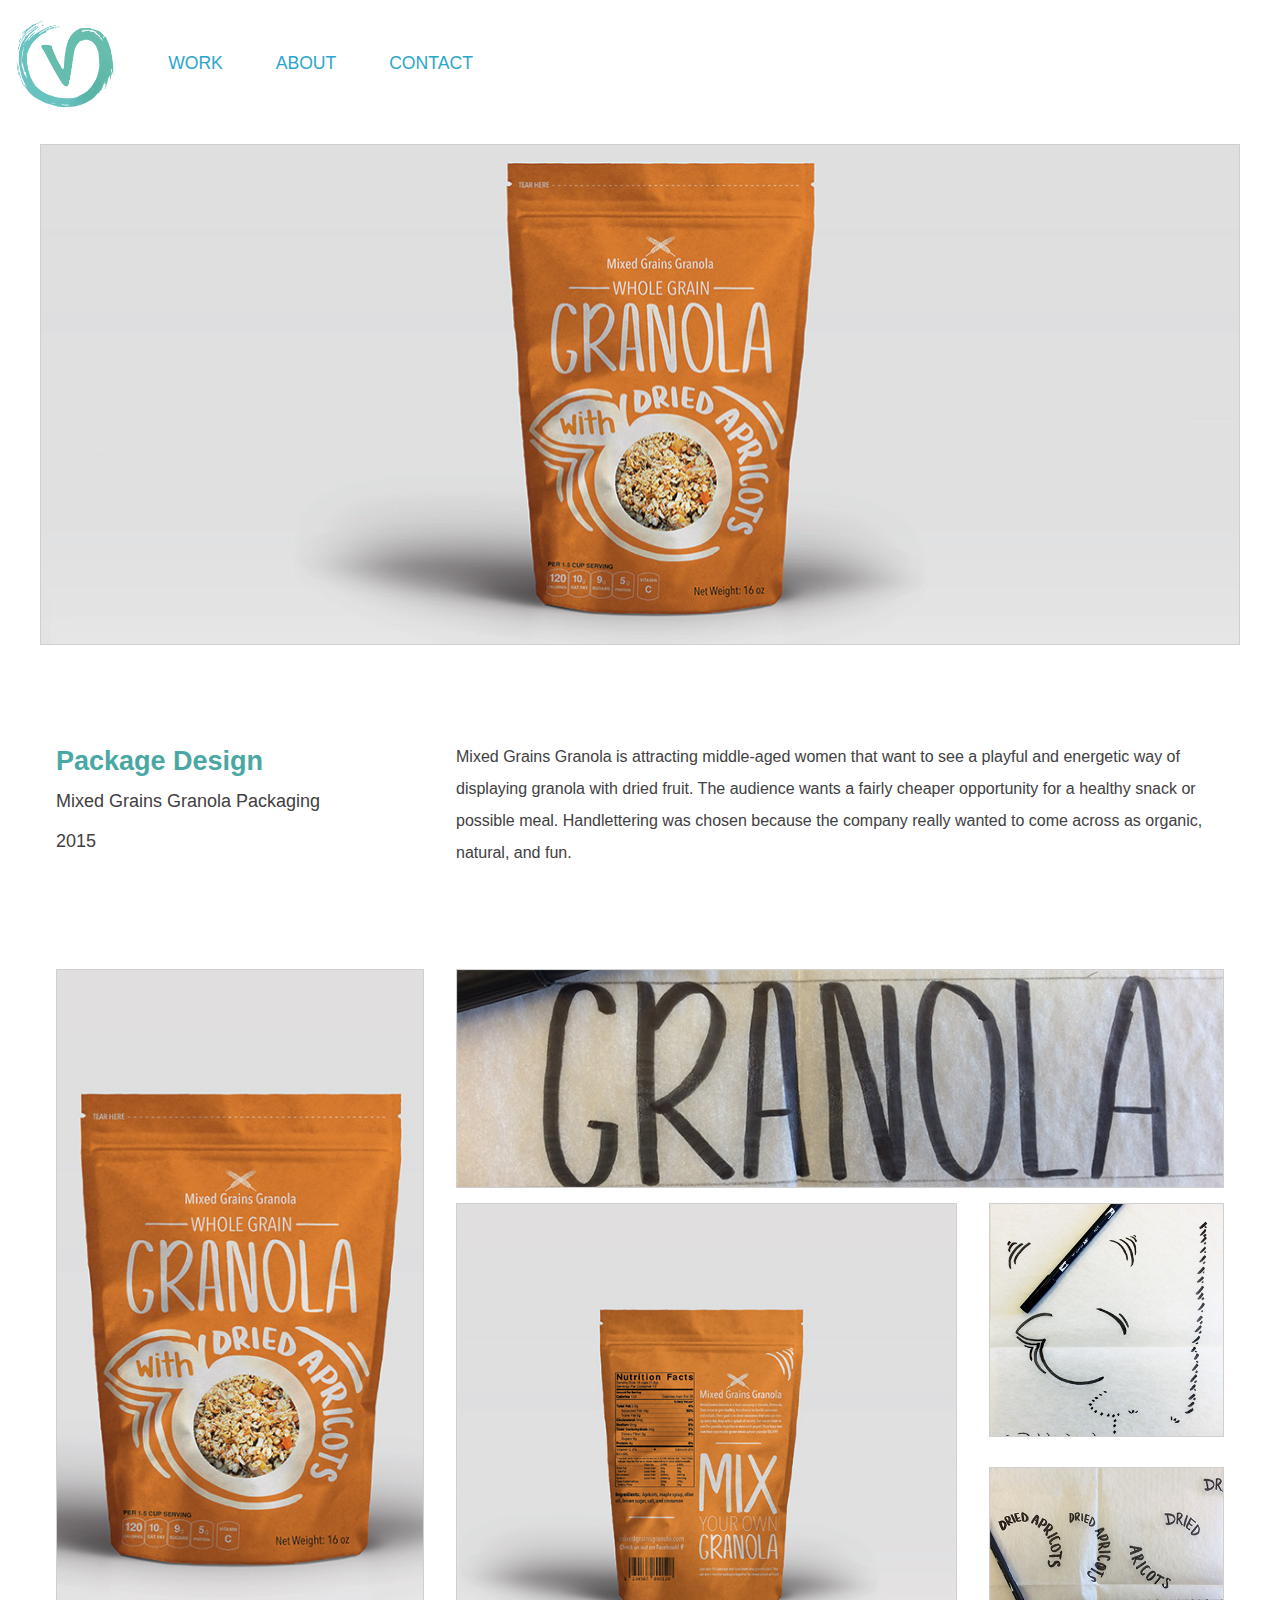
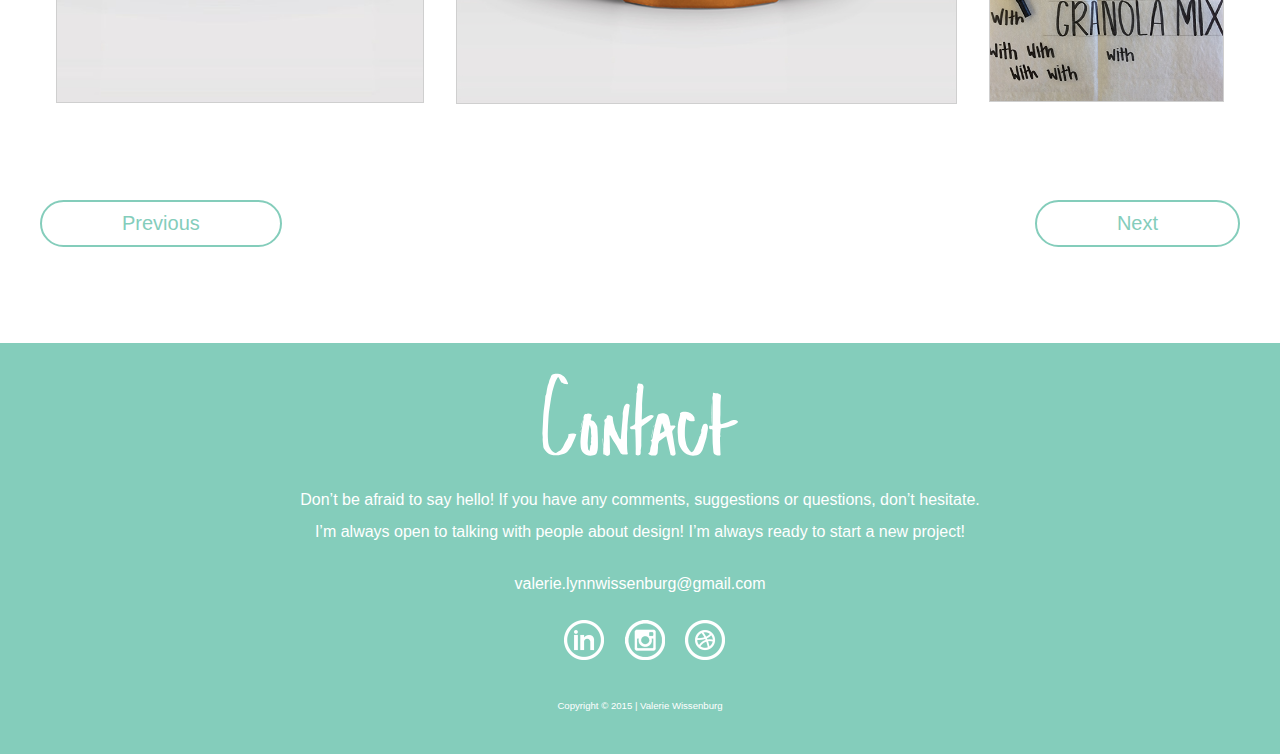
<file: package-design.html>
<!doctype html>
<html>
<head>
<meta charset="UTF-8">
<meta name="viewport" content="width=device-width, initial-scale=1.0">
<title>Package Design Page</title>
<link rel="stylesheet" href="css/foundation.css" />
<link rel="stylesheet" href="css/main.css" />
<script src="js/vendor/modernizr.js"></script>
</head>
<body>

<header>
  <div id="pattern" class="pattern">
	<a href="#menu" class="menu-link">Menu</a>
		<nav id="menu" role="navigation">
			<ul class="text">
				<li><a href="index.html"> <img id="logo-placement" src="imgs/final_logo.png" alt="Logo" width="100rem" > </a></li>
                <li class="divider"></li>
                <li><a href="index.html#work">Work</a></li>
                 <li class="divider"></li>
				<li><a href="index.html#about">About</a></li>
                 <li class="divider"></li>
				<li><a href="#contact">Contact</a></li>
			</ul>
		</nav>
	</div>
</header>

<div class="row">
  <div class="column small-12 project-page-marg"> <img class="photo-border" src="imgs/package-design-1200x500.jpg" alt="Front of Package Design"> </div>
</div>
<div class="row project-page-paragraph">
  <div class="columns medium-4 img-spacing">
    <header>
      <h3>Package Design</h3>
      <h5>Mixed Grains Granola Packaging</h5>
      <h5>2015</h5>
    </header>
  </div>
  <div class="columns medium-8 img-spacing">
    <p>Mixed Grains Granola is attracting middle-aged women that want to see a playful and energetic way of displaying granola with dried fruit. The audience wants a fairly cheaper opportunity for a healthy snack or possible meal. Handlettering was chosen because the company really wanted to come across as organic, natural, and fun.</p>
  </div>
</div>

 <div class="row project-page-marg">
    <div class="columns medium-4 img-spacing"> <img class="photo-border" src="imgs/package-design-400x800.jpg" alt="Front of Package Design">
    </div>
    <div class="columns medium-8">
      <div class="row">
        <div class="columns medium-12 left margin-bottom img-spacing p-t-sm"> <img class="photo-border" src="imgs/package-design-800x226.jpg" alt="Granola Thumbs Handlettering">
        </div>
        <div class="row">
        <div class="columns medium-12 right">
        <div id="negative-left-margin" class="columns medium-8 img-spacing"> <img class="photo-border" src="imgs/package-design-600x600.jpg" alt="Back of Package">
        </div>
          <div class="row">
           <div class="columns medium-4">
          <div class="row">
            <div class="columns medium-12 margin-bottom img-spacing p-t-sm"> <img class="photo-border" src="imgs/package-design-400x400.jpg" alt="Thumbs for Decoration">
            </div>
          </div>
          <div class="row">
            <div id="right-stacking-imgs" class="columns medium-12 img-spacing"> <img class="photo-border" src="imgs/package-design-thumbs-2-400x400.jpg" alt="Thumbs">
            </div>
          </div>
        </div>
          </div>
        </div>
      </div>
      </div>
    </div>
  </div>
  <div class="row">
  	<a href="repsonsive-web-site.html"><button class="btn">Previous</button></a>
    <a href="ad-campaign.html"><button class="btn right">Next</button></a>
  </div>

<footer id="contact" class="footer">
  <div class="row">
    <div id="social-media-links" class="text-center small-centered small-12 medium-7 columns">
      <img src="imgs/contact-header.svg" alt="Contact Heading" width="200px">
      <p class="text-center footer-paragraph"> Don&rsquo;t be afraid to say hello! If you have any comments, suggestions or questions, don&rsquo;t hesitate. I&rsquo;m always open to talking with people about design! I&rsquo;m always ready to start a new project!</p>
      <p id="email-emphasis" class="text-center footer-paragraph">valerie.lynnwissenburg@gmail.com</p>
      <ul class="inline-list social text-center">
        <li><a href="https://www.linkedin.com/in/valerie-wissenburg-08067a110"><img src="imgs/linkedin-icon.png" alt="LinkedIn Icon" width="40" height="40"></a></li>
        <li><a href="https://www.instagram.com/valerie.wissenburg/"><img src="imgs/instagram-icon.png" alt="Instagram Icon" width="40" height="40"></a></li>
        <li><a href="https://dribbble.com/valerie_wiss"><img src="imgs/dribbble-icon.png" alt="Dribbble Icon" width="40" height="40"></a></li>
      </ul>
      <p class="text-center copywrite"><small> Copyright © 2015 | Valerie Wissenburg</small></p>
    </div>
  </div>
</footer>
<script src="js/vendor/jquery.js"></script> 
<script src="js/foundation.min.js"></script> 
<script src="js/foundation/foundation.topbar.js"></script>
<script>
      $(document).foundation();
	  $(document).ready(function() {
  $('body').addClass('js');
  var $menu = $('#menu'),
    $menulink = $('.menu-link');
  
$menulink.click(function() {
  $menulink.toggleClass('active');
  $menu.toggleClass('active');
  return false;
});});
    </script>
<script>
  (function(i,s,o,g,r,a,m){i['GoogleAnalyticsObject']=r;i[r]=i[r]||function(){
  (i[r].q=i[r].q||[]).push(arguments)},i[r].l=1*new Date();a=s.createElement(o),
  m=s.getElementsByTagName(o)[0];a.async=1;a.src=g;m.parentNode.insertBefore(a,m)
  })(window,document,'script','//www.google-analytics.com/analytics.js','ga');

  ga('create', 'UA-71480502-1', 'auto');
  ga('send', 'pageview');

</script>    
    
</body>
</html>
</file>
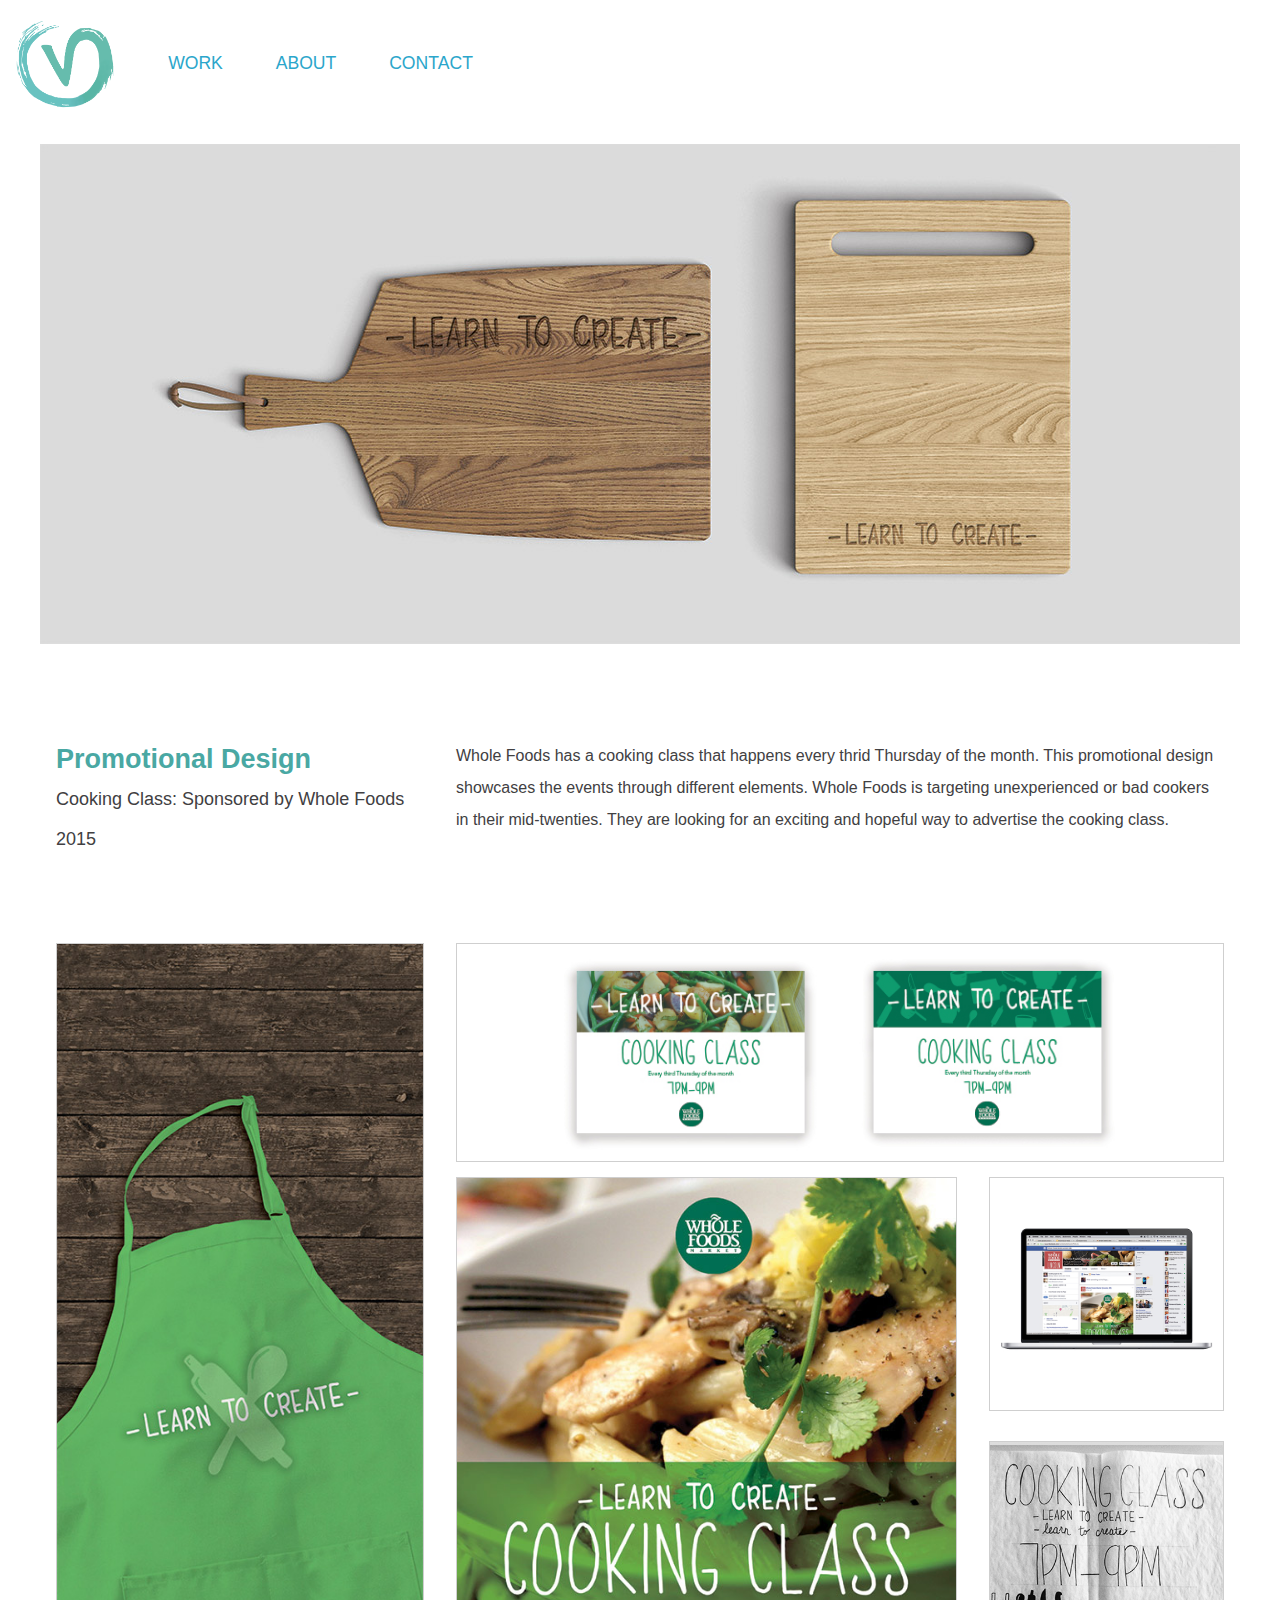
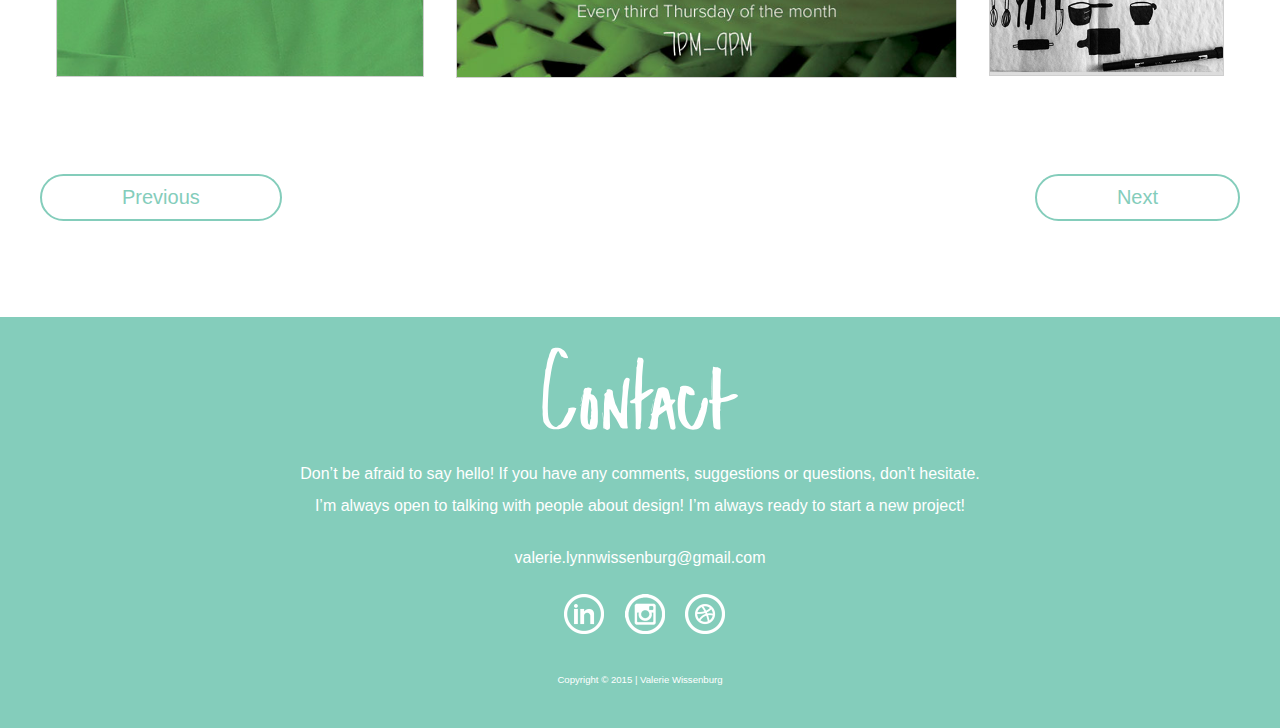
<file: promotional-design.html>
<!doctype html>
<html>
<head>
<meta charset="UTF-8">
<meta name="viewport" content="width=device-width, initial-scale=1.0">
<title>Promotional Design</title>
<link rel="stylesheet" href="css/foundation.css" />
<link rel="stylesheet" href="css/main.css" />
<script src="js/vendor/modernizr.js"></script>
</head>
<body>

<header>
  <div id="pattern" class="pattern">
	<a href="#menu" class="menu-link">Menu</a>
		<nav id="menu" role="navigation">
			<ul class="text">
				<li><a href="index.html"> <img id="logo-placement" src="imgs/final_logo.png" alt="Logo" width="100rem" > </a></li>
                <li class="divider"></li>
                <li><a href="index.html#work">Work</a></li>
                 <li class="divider"></li>
				<li><a href="index.html#about">About</a></li>
                 <li class="divider"></li>
				<li><a href="#contact">Contact</a></li>
			</ul>
		</nav>
	</div>
</header>
<div class="row">
  <div class="column small-12 project-page-marg"> <img src="imgs/promo-board-1200x500.jpg" alt="Cutting Boards"> </div>
</div>
<div class="row project-page-paragraph">
  <div class="columns medium-4 img-spacing">
    <header>
      <h3>Promotional Design</h3>
      <h5>Cooking Class: Sponsored by Whole Foods</h5>
      <h5>2015</h5>
    </header>
  </div>
  <div class="columns medium-8 img-spacing">
    <p>Whole Foods has a cooking class that happens every thrid Thursday of the month. This promotional design showcases the events through different elements. Whole Foods is targeting unexperienced or bad cookers in their mid-twenties. They are looking for an exciting and hopeful way to advertise the cooking class.</p>
  </div>
</div>

 <div class="row project-page-marg">
    <div class="columns medium-4 img-spacing"> <img class="photo-border" src="imgs/promo-apron-400x800.jpg" alt="Apron">
    </div>
    <div class="columns medium-8">
      <div class="row">
        <div class="columns medium-12 left margin-bottom img-spacing p-t-sm"> <img class="photo-border" src="imgs/promo-mail-outs-800x226.jpg" alt="Mailouts">
        </div>
        <div class="row">
        <div class="columns medium-12 right">
        <div id="negative-left-margin" class="columns medium-8 img-spacing"> <img class="photo-border" src="imgs/promo-social-media-facebook-600x600.jpg" alt="Up Close Version">
        </div>
          <div class="row">
           <div class="columns medium-4">
          <div class="row">
            <div class="columns medium-12 margin-bottom img-spacing p-t-sm"> <img class="photo-border" src="imgs/promo-facebook-400x400.jpg" alt="Social Media Mock Up">
            </div>
          </div>
          <div class="row">
            <div id="right-stacking-imgs" class="columns medium-12 img-spacing"> <img class="photo-border" src="imgs/promo-thumbs-400x400.jpg" alt="Thumbs">
            </div>
          </div>
        </div>
          </div>
        </div>
      </div>
      </div>
    </div>
  </div>
  <div class="row">
  	<a href="tokyo-identity.html"><button class="btn">Previous</button></a>
    <a href="type-heavy-publication.html"><button class="btn right">Next</button></a>
  </div>

<footer id="contact" class="footer">
  <div class="row">
    <div id="social-media-links" class="text-center small-centered small-12 medium-7 columns">
      <img src="imgs/contact-header.svg" alt="Contact Heading" width="200px">
      <p class="text-center footer-paragraph"> Don&rsquo;t be afraid to say hello! If you have any comments, suggestions or questions, don&rsquo;t hesitate. I&rsquo;m always open to talking with people about design! I&rsquo;m always ready to start a new project!</p>
      <p id="email-emphasis" class="text-center footer-paragraph">valerie.lynnwissenburg@gmail.com</p>
      <ul class="inline-list social text-center">
        <li><a href="https://www.linkedin.com/in/valerie-wissenburg-08067a110"><img src="imgs/linkedin-icon.png" alt="LinkedIn Icon" width="40" height="40"></a></li>
        <li><a href="https://www.instagram.com/valerie.wissenburg/"><img src="imgs/instagram-icon.png" alt="Instagram Icon" width="40" height="40"></a></li>
        <li><a href="https://dribbble.com/valerie_wiss"><img src="imgs/dribbble-icon.png" alt="Dribbble Icon" width="40" height="40"></a></li>
      </ul>
      <p class="text-center copywrite"><small> Copyright © 2015 | Valerie Wissenburg</small></p>
    </div>
  </div>
</footer>
<script src="js/vendor/jquery.js"></script> 
<script src="js/foundation.min.js"></script> 
<script src="js/foundation/foundation.topbar.js"></script>
<script>
      $(document).foundation();
	  $(document).ready(function() {
  $('body').addClass('js');
  var $menu = $('#menu'),
    $menulink = $('.menu-link');
  
$menulink.click(function() {
  $menulink.toggleClass('active');
  $menu.toggleClass('active');
  return false;
});});
    </script>
<script>
  (function(i,s,o,g,r,a,m){i['GoogleAnalyticsObject']=r;i[r]=i[r]||function(){
  (i[r].q=i[r].q||[]).push(arguments)},i[r].l=1*new Date();a=s.createElement(o),
  m=s.getElementsByTagName(o)[0];a.async=1;a.src=g;m.parentNode.insertBefore(a,m)
  })(window,document,'script','//www.google-analytics.com/analytics.js','ga');

  ga('create', 'UA-71480502-1', 'auto');
  ga('send', 'pageview');

</script>
    
</body>
</html>
</file>
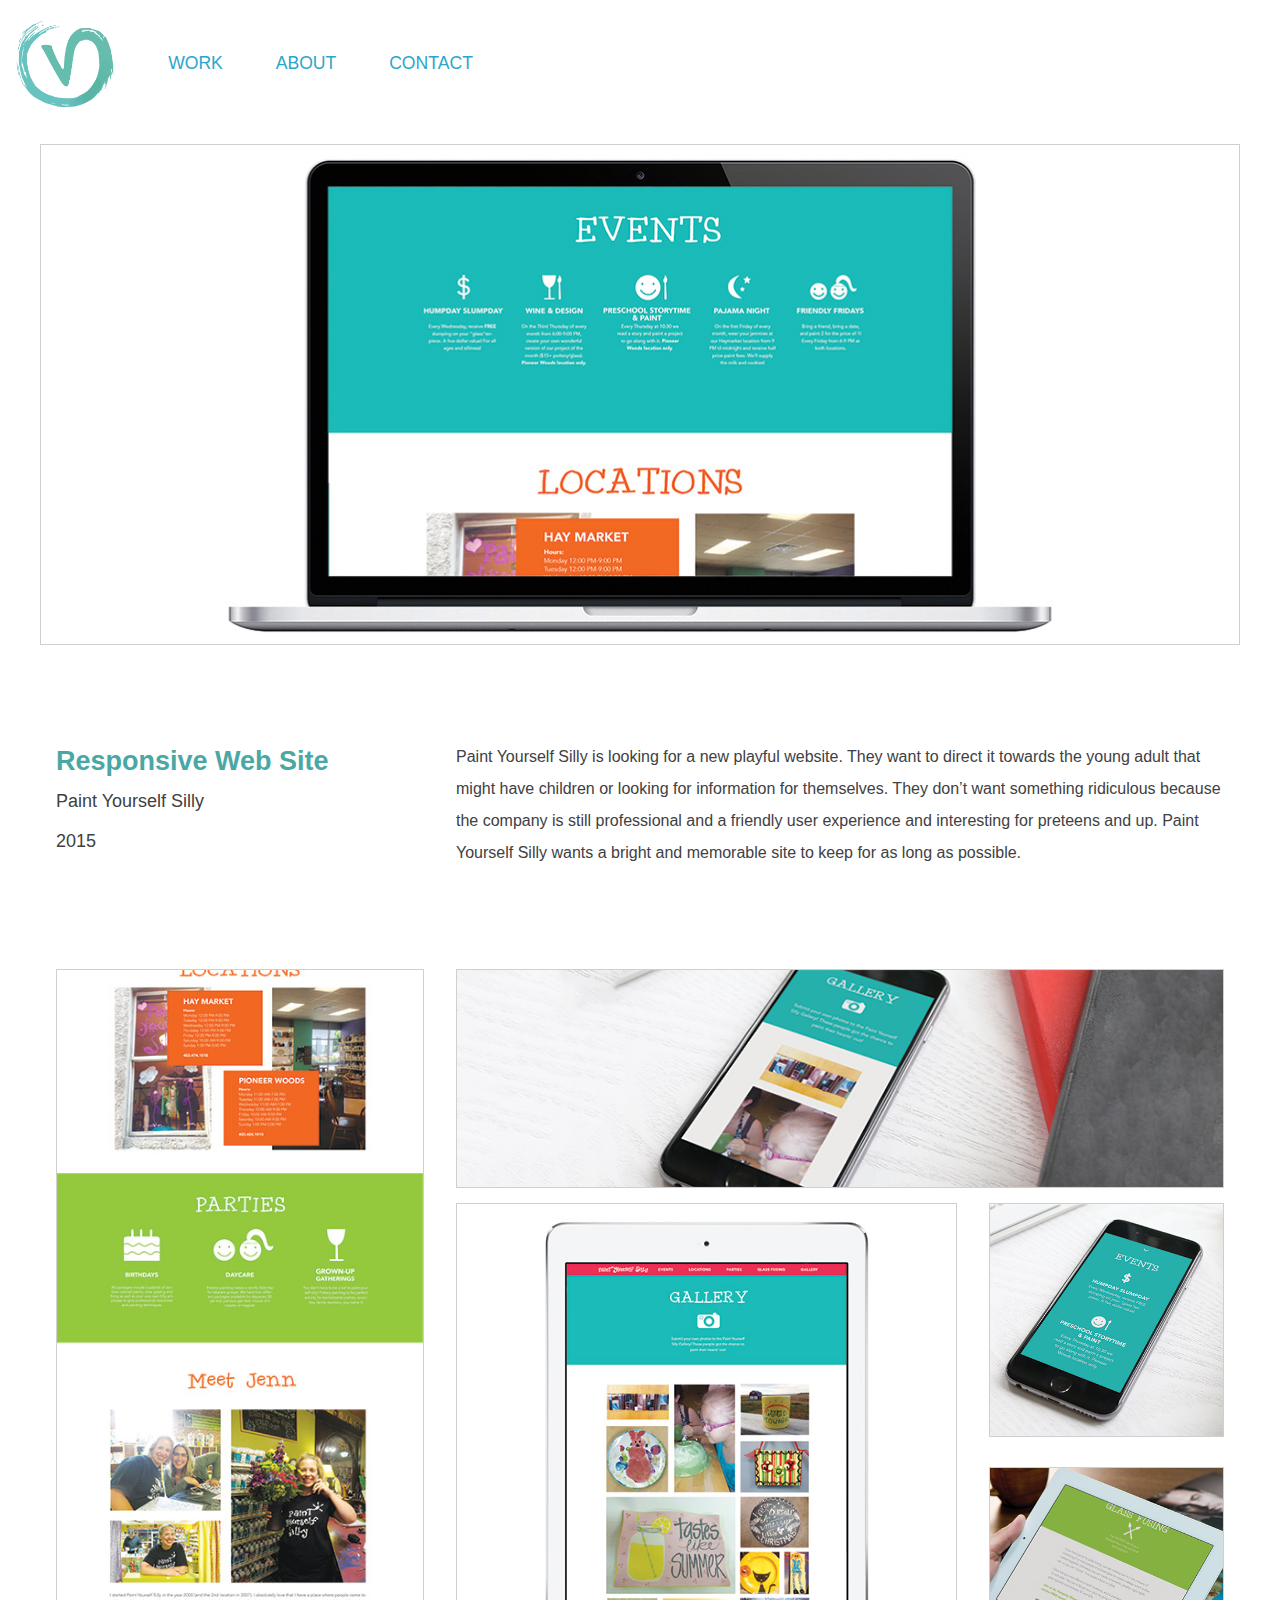
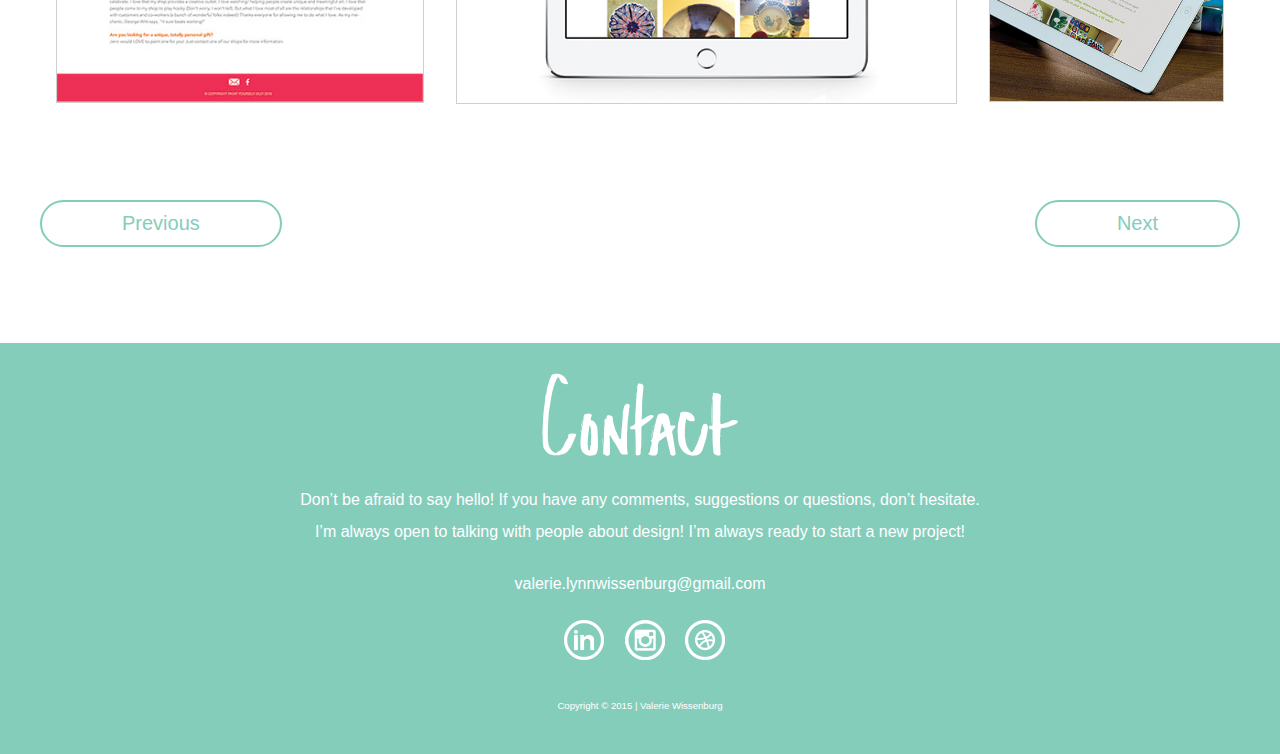
<file: repsonsive-web-site.html>
<!doctype html>
<html>
<head>
<meta charset="UTF-8">
<meta name="viewport" content="width=device-width, initial-scale=1.0">
<title>responsive Website</title>
<link rel="stylesheet" href="css/foundation.css" />
<link rel="stylesheet" href="css/main.css" />
<script src="js/vendor/modernizr.js"></script>
</head>
<body>

<header>
  <div id="pattern" class="pattern">
	<a href="#menu" class="menu-link">Menu</a>
		<nav id="menu" role="navigation">
			<ul class="text">
				<li><a href="index.html"> <img id="logo-placement" src="imgs/final_logo.png" alt="Logo" width="100rem" > </a></li>
                <li class="divider"></li>
                <li><a href="index.html#work">Work</a></li>
                 <li class="divider"></li>
				<li><a href="index.html#about">About</a></li>
                 <li class="divider"></li>
				<li><a href="#contact">Contact</a></li>
			</ul>
		</nav>
	</div>
</header>
<div class="row">
  <div class="column small-12 project-page-marg"> <img class="photo-border" src="imgs/web-design-1200x500.jpg" alt="Desktop Version"> </div>
</div>
<div class="row project-page-paragraph">
  <div class="columns medium-4 img-spacing">
    <header>
      <h3>Responsive Web Site</h3>
      <h5>Paint Yourself Silly</h5>
      <h5>2015</h5>
    </header>
  </div>
  <div class="columns medium-8 img-spacing">
    <p>Paint Yourself Silly is looking for a new playful website. They want to direct it towards the young adult that might have children or looking for information for themselves. They don’t want something ridiculous because the company is still professional and a friendly user experience and interesting for preteens and up. Paint Yourself Silly wants a bright and memorable site to keep for as long as possible.</p>
  </div>
</div>

 <div class="row project-page-marg">
    <div class="columns medium-4 img-spacing"> <img class="photo-border" src="imgs/web-design-400x800.jpg" alt="Half of Design">
    </div>
    <div class="columns medium-8">
      <div class="row">
        <div class="columns medium-12 left margin-bottom img-spacing p-t-sm"> <img class="photo-border" src="imgs/web-design-800x226.jpg" alt="Mobile Version">
        </div>
        <div class="row">
        <div class="columns medium-12 right">
        <div id="negative-left-margin" class="columns medium-8 img-spacing"> <img class="photo-border" src="imgs/web-design-600x600.jpg" alt="Ipad Version">
        </div>
          <div class="row">
           <div class="columns medium-4">
          <div class="row">
            <div class="columns medium-12 margin-bottom img-spacing p-t-sm"> <img class="photo-border" src="imgs/web-design-400x400.jpg" alt="Mobile Version">
            </div>
          </div>
          <div class="row">
            <div id="right-stacking-imgs" class="columns medium-12 img-spacing"> <img class="photo-border" src="imgs/web-design-ipad-400x400.jpg" alt="Ipad Version">
            </div>
          </div>
        </div>
          </div>
        </div>
      </div>
      </div>
    </div>
  </div>
  <div class="row">
  	<a href="annual-report.html"><button class="btn">Previous</button></a>
    <a href="package-design.html"><button class="btn right">Next</button></a>
  </div>

<footer id="contact" class="footer">
  <div class="row">
    <div id="social-media-links" class="text-center small-centered small-12 medium-7 columns">
      <img src="imgs/contact-header.svg" alt="Contact Heading" width="200px">
      <p class="text-center footer-paragraph"> Don&rsquo;t be afraid to say hello! If you have any comments, suggestions or questions, don&rsquo;t hesitate. I&rsquo;m always open to talking with people about design! I&rsquo;m always ready to start a new project!</p>
      <p id="email-emphasis" class="text-center footer-paragraph">valerie.lynnwissenburg@gmail.com</p>
      <ul class="inline-list social text-center">
        <li><a href="https://www.linkedin.com/in/valerie-wissenburg-08067a110"><img src="imgs/linkedin-icon.png" alt="LinkedIn Icon" width="40" height="40"></a></li>
        <li><a href="https://www.instagram.com/valerie.wissenburg/"><img src="imgs/instagram-icon.png" alt="Instagram Icon" width="40" height="40"></a></li>
        <li><a href="https://dribbble.com/valerie_wiss"><img src="imgs/dribbble-icon.png" alt="Dribbble Icon" width="40" height="40"></a></li>
      </ul>
      <p class="text-center copywrite"><small> Copyright © 2015 | Valerie Wissenburg</small></p>
    </div>
  </div>
</footer>
<script src="js/vendor/jquery.js"></script> 
<script src="js/foundation.min.js"></script> 
<script src="js/foundation/foundation.topbar.js"></script>
<script>
      $(document).foundation();
	  $(document).ready(function() {
  $('body').addClass('js');
  var $menu = $('#menu'),
    $menulink = $('.menu-link');
  
$menulink.click(function() {
  $menulink.toggleClass('active');
  $menu.toggleClass('active');
  return false;
});});
    </script>
 <script>
  (function(i,s,o,g,r,a,m){i['GoogleAnalyticsObject']=r;i[r]=i[r]||function(){
  (i[r].q=i[r].q||[]).push(arguments)},i[r].l=1*new Date();a=s.createElement(o),
  m=s.getElementsByTagName(o)[0];a.async=1;a.src=g;m.parentNode.insertBefore(a,m)
  })(window,document,'script','//www.google-analytics.com/analytics.js','ga');

  ga('create', 'UA-71480502-1', 'auto');
  ga('send', 'pageview');

</script>   
    
</body>
</html>
</file>
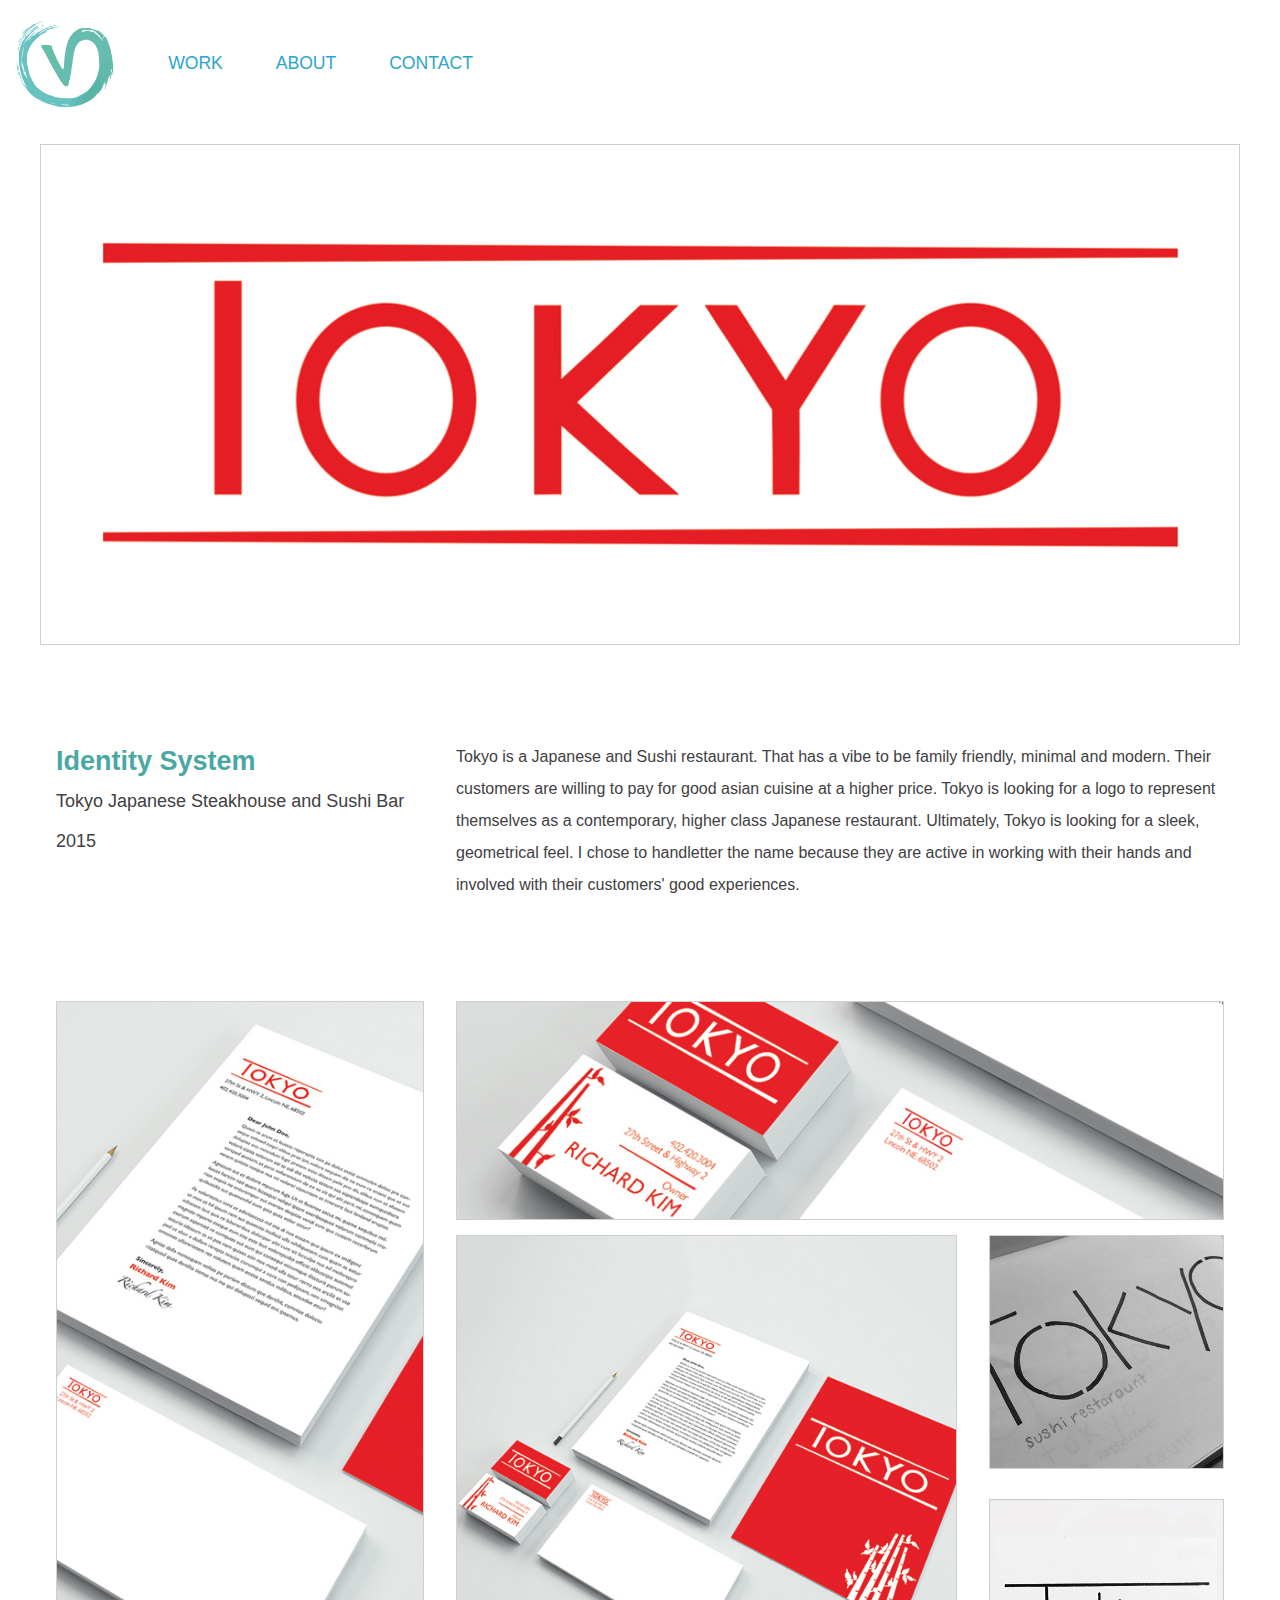
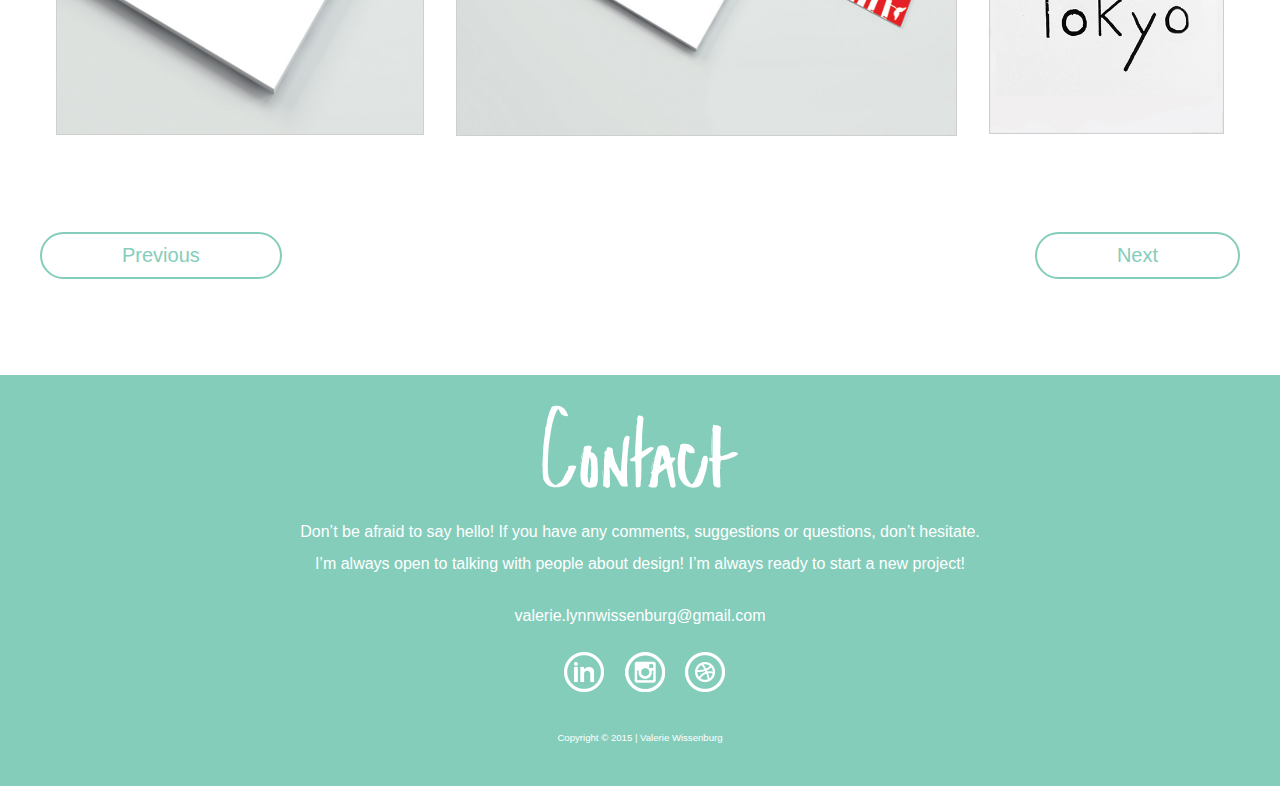
<file: tokyo-identity.html>
<!doctype html>
<html>
<head>
<meta charset="UTF-8">
<meta name="viewport" content="width=device-width, initial-scale=1.0">
<title>Tokyo Identity</title>
<link rel="stylesheet" href="css/foundation.css" />
<link rel="stylesheet" href="css/main.css" />
<script src="js/vendor/modernizr.js"></script>
</head>
<body>

<header>
  <div id="pattern" class="pattern">
	<a href="#menu" class="menu-link">Menu</a>
		<nav id="menu" role="navigation">
			<ul class="text">
				<li><a href="index.html"> <img id="logo-placement" src="imgs/final_logo.png" alt="Logo" width="100rem" > </a></li>
                <li class="divider"></li>
                <li><a href="index.html#work">Work</a></li>
                 <li class="divider"></li>
				<li><a href="index.html#about">About</a></li>
                 <li class="divider"></li>
				<li><a href="#contact">Contact</a></li>
			</ul>
		</nav>
	</div>
</header>

<div class="row">
  <div class="column small-12 project-page-marg"> <img class="photo-border" src="imgs/tokyo-logo-1200x500.jpg" alt="Tokyo Sushi"> </div>
</div>
<div class="row project-page-paragraph">
  <div class="columns medium-4 img-spacing">
    <header>
      <h3>Identity System</h3>
      <h5>Tokyo Japanese Steakhouse and Sushi Bar</h5>
      <h5>2015</h5>
    </header>
  </div>
  <div class="columns medium-8 img-spacing">
    <p>Tokyo is a Japanese and Sushi restaurant. That has a vibe to be family friendly, minimal and modern. Their customers are willing to pay for good asian cuisine at a higher price. Tokyo is looking for a logo to represent themselves as a contemporary, higher class Japanese restaurant. Ultimately, Tokyo is looking for a sleek, geometrical feel. I chose to handletter the name because they are active in working with their hands and involved with their customers' good experiences.</p>
  </div>
</div>

 <div class="row project-page-marg">
    <div class="columns medium-4 img-spacing"> <img class="photo-border" src="imgs/tokyo-400x800.jpg" alt="Letterhead">
    </div>
    <div class="columns medium-8">
      <div class="row">
        <div class="columns medium-12 left margin-bottom img-spacing p-t-sm"> <img class="photo-border" src="imgs/tokyo-800x226.jpg" alt="Bussiness Cards and Envelope">
        </div>
        <div class="row">
        <div class="columns medium-12 right">
        <div id="negative-left-margin" class="columns medium-8 img-spacing"> <img class="photo-border" src="imgs/tokyo-600x600.jpg" alt="Identity System">
        </div>
          <div class="row">
           <div class="columns medium-4">
          <div class="row">
            <div class="columns medium-12 margin-bottom img-spacing p-t-sm"> <img class="photo-border" src="imgs/tokyo-400x400-thumbs.jpg" alt="Thumbs">
            </div>
          </div>
          <div class="row">
            <div id="right-stacking-imgs" class="columns medium-12 img-spacing"> <img class="photo-border" src="imgs/tokyo-thumbs-2-400x400.jpg" alt="Thumbs">
            </div>
          </div>
        </div>
          </div>
        </div>
      </div>
      </div>
    </div>
  </div>
  <div class="row">
  	<a href="francescas-identity.html"><button class="btn">Previous</button></a>
    <a href="promotional-design.html"><button class="btn right">Next</button></a>
  </div>

<footer id="contact" class="footer">
  <div class="row">
    <div id="social-media-links" class="text-center small-centered small-12 medium-7 columns">
      <img src="imgs/contact-header.svg" alt="Contact Heading" width="200px">
      <p class="text-center footer-paragraph"> Don&rsquo;t be afraid to say hello! If you have any comments, suggestions or questions, don&rsquo;t hesitate. I&rsquo;m always open to talking with people about design! I&rsquo;m always ready to start a new project!</p>
      <p id="email-emphasis" class="text-center footer-paragraph">valerie.lynnwissenburg@gmail.com</p>
      <ul class="inline-list social text-center">
        <li><a href="https://www.linkedin.com/in/valerie-wissenburg-08067a110"><img src="imgs/linkedin-icon.png" alt="LinkedIn Icon" width="40" height="40"></a></li>
        <li><a href="https://www.instagram.com/valerie.wissenburg/"><img src="imgs/instagram-icon.png" alt="Instagram Icon" width="40" height="40"></a></li>
        <li><a href="https://dribbble.com/valerie_wiss"><img src="imgs/dribbble-icon.png" alt="Dribbble Icon" width="40" height="40"></a></li>
      </ul>
      <p class="text-center copywrite"><small> Copyright © 2015 | Valerie Wissenburg</small></p>
    </div>
  </div>
</footer>
<script src="js/vendor/jquery.js"></script> 
<script src="js/foundation.min.js"></script> 
<script src="js/foundation/foundation.topbar.js"></script>
<script>
      $(document).foundation();
	  $(document).ready(function() {
  $('body').addClass('js');
  var $menu = $('#menu'),
    $menulink = $('.menu-link');
  
$menulink.click(function() {
  $menulink.toggleClass('active');
  $menu.toggleClass('active');
  return false;
});});
    </script>
<script>
  (function(i,s,o,g,r,a,m){i['GoogleAnalyticsObject']=r;i[r]=i[r]||function(){
  (i[r].q=i[r].q||[]).push(arguments)},i[r].l=1*new Date();a=s.createElement(o),
  m=s.getElementsByTagName(o)[0];a.async=1;a.src=g;m.parentNode.insertBefore(a,m)
  })(window,document,'script','//www.google-analytics.com/analytics.js','ga');

  ga('create', 'UA-71480502-1', 'auto');
  ga('send', 'pageview');

</script>
    
</body>
</html>
</file>
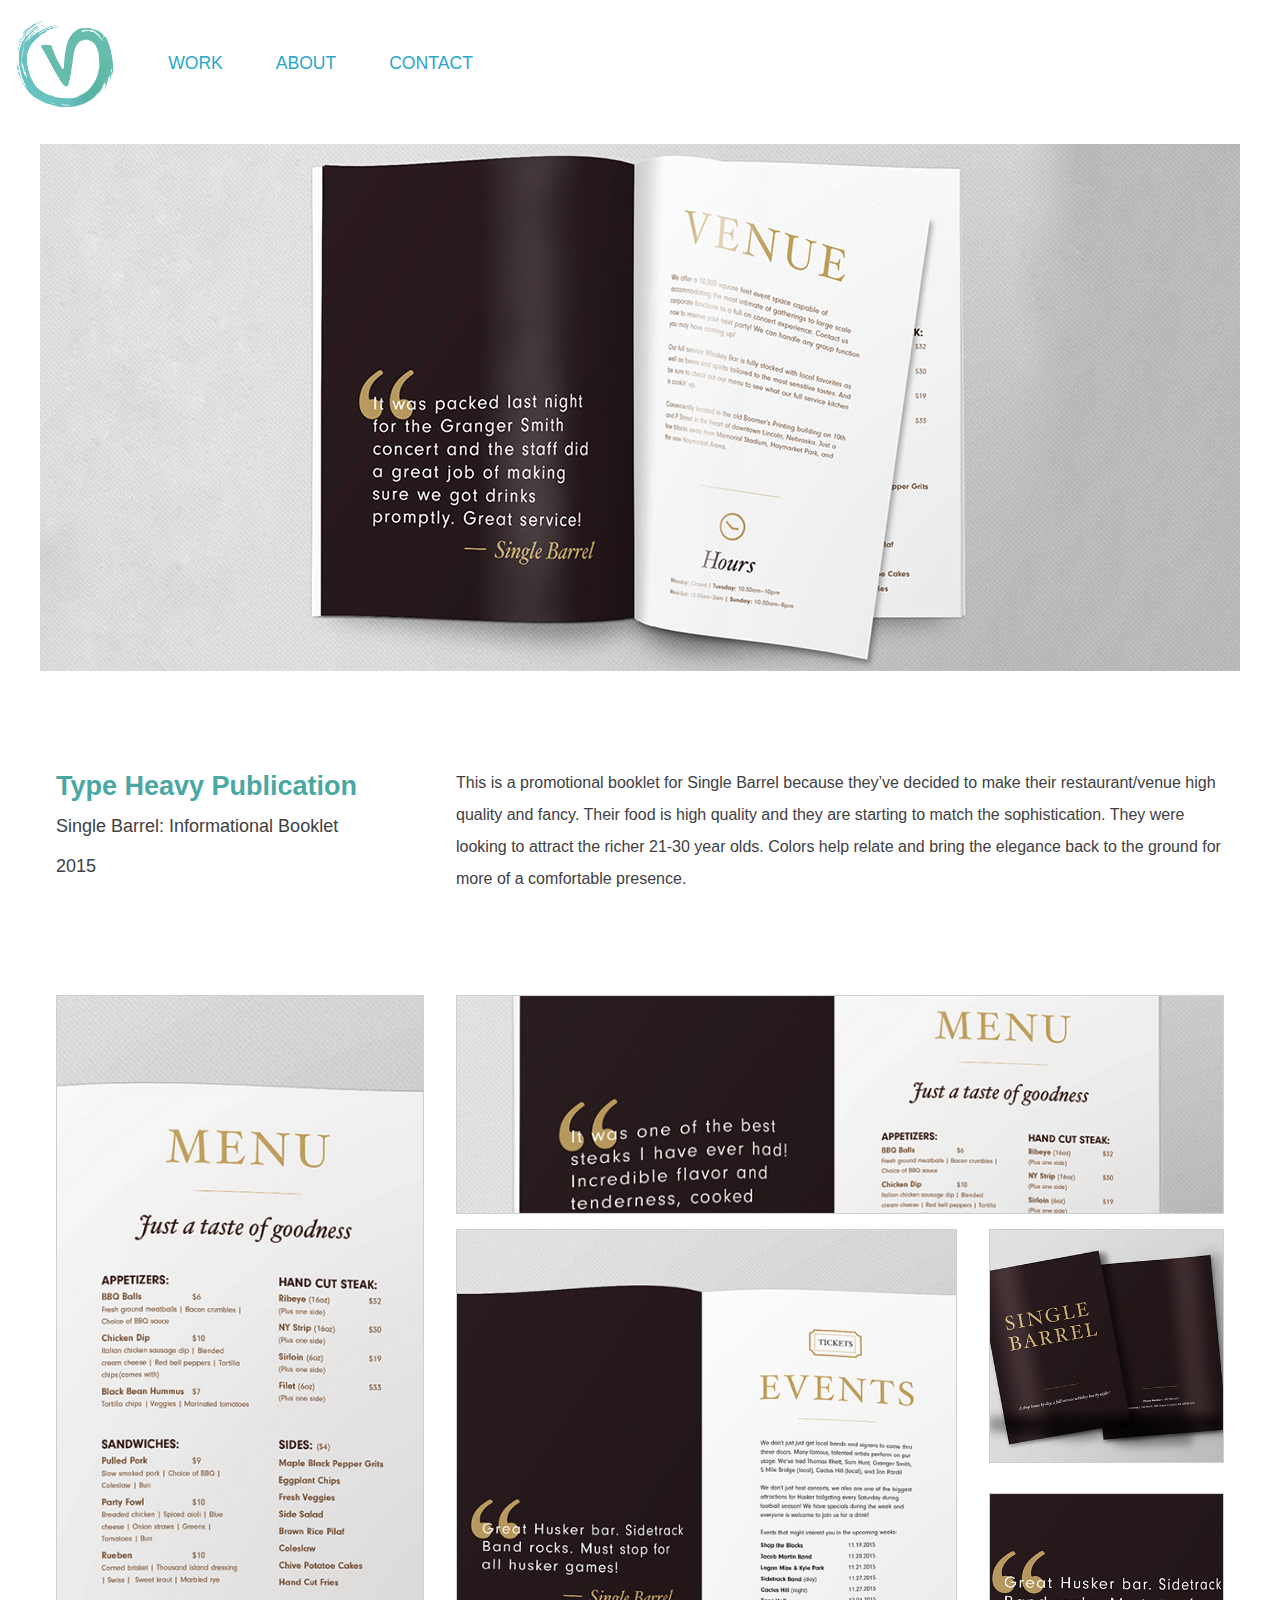
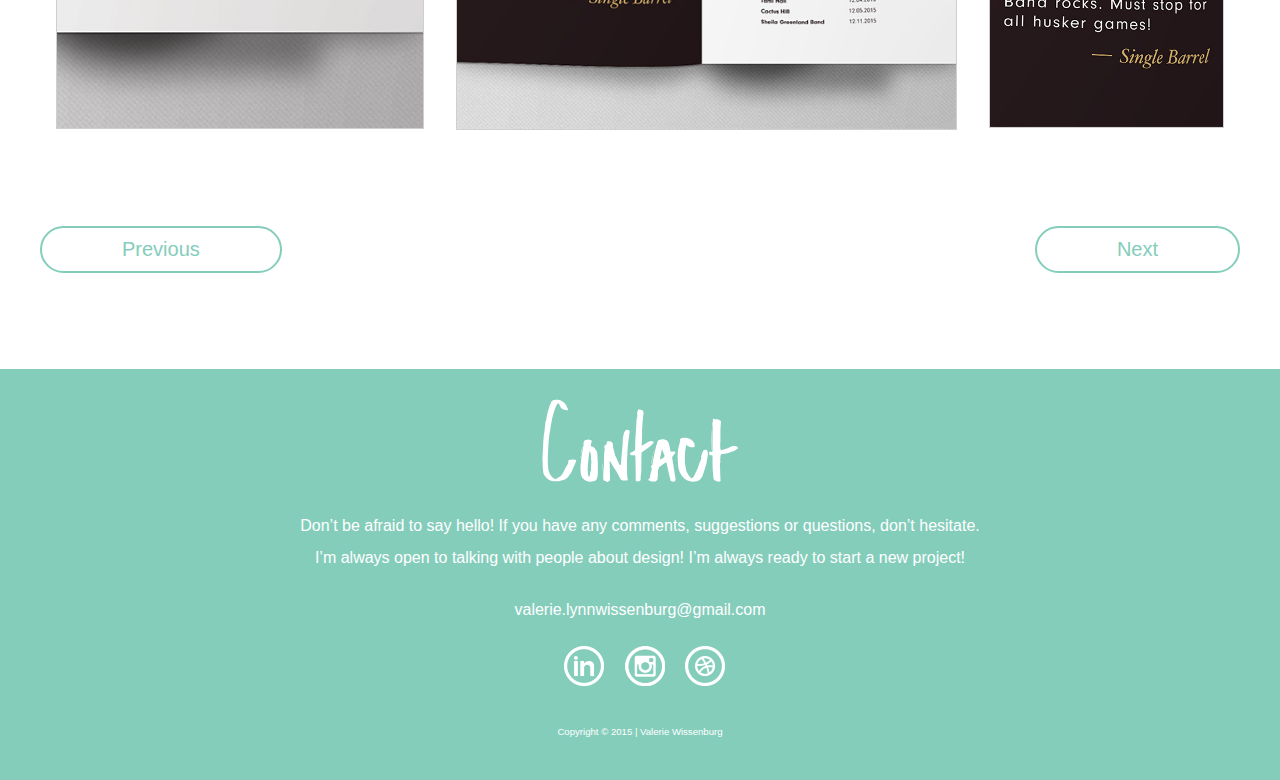
<file: type-heavy-publication.html>
<!doctype html>
<html>
<head>
<meta charset="UTF-8">
<meta name="viewport" content="width=device-width, initial-scale=1.0">
<title>Type Heavy Publication</title>
<link rel="stylesheet" href="css/foundation.css" />
<link rel="stylesheet" href="css/main.css" />
<script src="js/vendor/modernizr.js"></script>
</head>
<body>

<header>
  <div id="pattern" class="pattern">
	<a href="#menu" class="menu-link">Menu</a>
		<nav id="menu" role="navigation">
			<ul class="text">
				<li><a href="index.html"> <img id="logo-placement" src="imgs/final_logo.png" alt="Logo" width="100rem" > </a></li>
                <li class="divider"></li>
                <li><a href="index.html#work">Work</a></li>
                 <li class="divider"></li>
				<li><a href="index.html#about">About</a></li>
                 <li class="divider"></li>
				<li><a href="#contact">Contact</a></li>
			</ul>
		</nav>
	</div>
</header>

<div class="row">
  <div class="column small-12 project-page-marg"> <img src="imgs/type-heavy-1200x500.jpg" alt="Venue Spread"> </div>
</div>
<div class="row project-page-paragraph">
  <div class="columns medium-4 img-spacing">
    <header>
      <h3>Type Heavy Publication</h3>
      <h5>Single Barrel: Informational Booklet</h5>
      <h5>2015</h5>
    </header>
  </div>
  <div class="columns medium-8 img-spacing">
    <p>This is a promotional booklet for Single Barrel because they’ve decided to make their restaurant/venue high quality and fancy. Their food is high quality and they are starting to match the sophistication. They were looking to attract the richer 21-30 year olds. Colors help relate and bring the elegance back to the ground for more of a comfortable presence.  </p>
  </div>
</div>

 <div class="row project-page-marg">
    <div class="columns medium-4 img-spacing"> <img class="photo-border" src="imgs/type-heavy-400x800.jpg" alt="Menu Close Up">
    </div>
    <div class="columns medium-8">
      <div class="row">
        <div class="columns medium-12 left margin-bottom img-spacing p-t-sm"> <img class="photo-border" src="imgs/type-heavy-800x226.jpg" alt="Menu Close Up">
        </div>
        <div class="row">
        <div class="columns medium-12 right">
        <div id="negative-left-margin" class="columns medium-8 img-spacing"> <img class="photo-border" src="imgs/type-heavy-600x600.jpg" alt="Events Page">
        </div>
          <div class="row">
           <div class="columns medium-4">
          <div class="row">
            <div class="columns medium-12 margin-bottom img-spacing p-t-sm"> <img class="photo-border" src="imgs/type-heavy-covers-400x400.jpg" alt="Cover">
            </div>
          </div>
          <div class="row">
            <div id="right-stacking-imgs" class="columns medium-12 img-spacing"> <img class="photo-border" src="imgs/type-heavy-closeup-400x400.jpg" alt="Close Up on Quotes">
            </div>
          </div>
        </div>
          </div>
        </div>
      </div>
      </div>
    </div>
  </div>
  <div class="row">
  	<a href="promotional-design.html"><button class="btn">Previous</button></a>
    <a href="annual-report.html"><button class="btn right">Next</button></a>
  </div>

<footer id="contact" class="footer">
  <div class="row">
    <div id="social-media-links" class="text-center small-centered small-12 medium-7 columns">
      <img src="imgs/contact-header.svg" alt="Contact Heading" width="200px">
      <p class="text-center footer-paragraph"> Don&rsquo;t be afraid to say hello! If you have any comments, suggestions or questions, don&rsquo;t hesitate. I&rsquo;m always open to talking with people about design! I&rsquo;m always ready to start a new project!</p>
      <p id="email-emphasis" class="text-center footer-paragraph">valerie.lynnwissenburg@gmail.com</p>
      <ul class="inline-list social text-center">
        <li><a href="https://www.linkedin.com/in/valerie-wissenburg-08067a110"><img src="imgs/linkedin-icon.png" alt="LinkedIn Icon" width="40" height="40"></a></li>
        <li><a href="https://www.instagram.com/valerie.wissenburg/"><img src="imgs/instagram-icon.png" alt="Instagram Icon" width="40" height="40"></a></li>
        <li><a href="https://dribbble.com/valerie_wiss"><img src="imgs/dribbble-icon.png" alt="Dribbble Icon" width="40" height="40"></a></li>
      </ul>
      <p class="text-center copywrite"><small> Copyright © 2015 | Valerie Wissenburg</small></p>
    </div>
  </div>
</footer>
<script src="js/vendor/jquery.js"></script> 
<script src="js/foundation.min.js"></script> 
<script src="js/foundation/foundation.topbar.js"></script>
<script>
      $(document).foundation();
	  $(document).ready(function() {
  $('body').addClass('js');
  var $menu = $('#menu'),
    $menulink = $('.menu-link');
  
$menulink.click(function() {
  $menulink.toggleClass('active');
  $menu.toggleClass('active');
  return false;
});});
    </script>
<script>
  (function(i,s,o,g,r,a,m){i['GoogleAnalyticsObject']=r;i[r]=i[r]||function(){
  (i[r].q=i[r].q||[]).push(arguments)},i[r].l=1*new Date();a=s.createElement(o),
  m=s.getElementsByTagName(o)[0];a.async=1;a.src=g;m.parentNode.insertBefore(a,m)
  })(window,document,'script','//www.google-analytics.com/analytics.js','ga');

  ga('create', 'UA-71480502-1', 'auto');
  ga('send', 'pageview');

</script>
    
</body>
</html>
</file>
<file: css/main.css>
@charset "UTF-8";
/* CSS Document */


/* TABLE OF CONTENTS FOR CUSTOM CSS 
===================================
1.0 GENERAL CSS
2.0 TOPBAR 
3.0 FOOTER
4.0 HOME PAGE
5.0 PROJECT PAGES
6.0 MEDIA QUERY
================================ */


/* ====== 1.0 GENERAL CSS ======
============================= */
.text {
	font-family: 'Roboto', sans-serif;
	text-transform: uppercase;
	font-weight: 300;
	font-size: .8rem;
	line-height: 1rem;
	margin-top: .4rem;
	color:#414042;
}
h1, h2, h3, h4, h5, p {
	font-family: 'Roboto', sans-serif;
	font-weight: 300;
	line-height: 2rem;
	color:#414042;
}

h3 {
	font-family: 'Roboto', sans-serif;
	font-weight: 700;
	line-height: 2rem;
	color:#49A8A3;	
}


/* ========== 2.0 TOPBAR-NAVIGATION =======
========================= */

nav > ul > li {
	font-weight:400;
	font-size:1.1rem;
}

a.menu-link {
	float: right;
	display: block;
	padding: 1em;
}
nav[role=navigation] {
	clear: both;
	-webkit-transition: all 0.3s ease-out;
	-moz-transition: all 0.3s ease-out;
	-ms-transition: all 0.3s ease-out;
	-o-transition: all 0.3s ease-out;
	transition: all 0.3s ease-out;
}
.js nav[role=navigation] {
	overflow: hidden;
	max-height: 0;
}
nav[role=navigation].active {
	max-height: 21em;
}
nav[role=navigation] ul {
	margin: 0;
	padding: 0;
	border-top: 1px solid #808080;
}
nav[role=navigation] li a {
	display: block;
	padding: 0.8em;
	border-bottom: 1px solid #808080;
}

.nav-position {
	margin-left:30rem;
} 

/* ===== 3.0 FOOTER ===========
============================ */

.row {
	max-width: 1200px;
}

.footer {
	background-color: #84CDBB;
	text-align: center;
	font-size: 1.2rem;
	padding: 1rem;
}
.footer .social a {
	display: inline-block;
	width: 2rem;
	height: 2rem;
	font-size: 1.5rem;
	text-align: center;
	line-height: 2rem;
	margin: 0 3px 0 0;
	list-style: none;
}
#social-media-links ul li {
	display: inline-block;
	text-decoration: none;
}
.footer .copywrite {
	color: #ffffff;
	font-size: 1rem;
	margin: 1rem 0 1rem 0;
}

.footer .footer-links a {
	list-style: none;
	color: #fff;
	padding: 3rem 0 2rem;
	margin: 0;
	font: 0.875rem normal;
}
.footer .footer-links a::after {
	content: "•";
	padding: 0 0.2rem 0 0.4rem;
}
.footer .footer-links a:last-child::after {
	content: "";
	padding: 0 0.4rem 0 0.8rem;
}
.social a {
	width: 3rem !important;
	height: 3rem !important;
	margin-right: .5rem !important;
}

.footer-paragraph {
	color:#FFFFFF;
}

#email-emphasis {
	font-weight:400;
}


/* ======= 4.0 HOME PAGE ========
========================== */

.header-alignment {
	display: block;
	margin:4rem auto 2rem auto;
}
.img-spacing {
	padding: 0 1em;
}
.negative-margin {
	margin-top: -43px;
}
#promo-margin {
	margin-top: 12px;
}
#about-test-margin {
	margin-right: 10px;
}

#contact-title-position {
	margin-left:-25%;
}

#work .row .row {
	padding-bottom: 1.875rem;
}
#left-picture-spacing {
	margin-right: 0;
}
.margin-about-pictures {
	margin-bottom:10rem;
}
#wrapper .text {
	position: relative;
	bottom: 0px;
	left: 50px;
	visibility: hidden;
}
#wrapper:hover .text {
	visibility: visible;
}

.photo-border {
	border:solid 1px #CFCFCF;
}

img.grayscale {
    filter: url("data:image/svg+xml;utf8,<svg xmlns=\'http://www.w3.org/2000/svg\'><filter id=\'grayscale\'><feColorMatrix type=\'matrix\' values=\'0.3333 0.3333 0.3333 0 0 0.3333 0.3333 0.3333 0 0 0.3333 0.3333 0.3333 0 0 0 0 0 1 0\'/></filter></svg>#grayscale"); /* Firefox 10+ */
    filter: gray; /* IE6-9 */
    -webkit-filter: grayscale(100%); /* Chrome 19+ & Safari 6+ */
    -webkit-transition: all .6s ease; /* Fade to color for Chrome and Safari */
    -webkit-backface-visibility: hidden; /* Fix for transition flickering */
}

img.grayscale:hover {
    filter: url("data:image/svg+xml;utf8,<svg xmlns=\'http://www.w3.org/2000/svg\'><filter id=\'grayscale\'><feColorMatrix type=\'matrix\' values=\'1 0 0 0 0, 0 1 0 0 0, 0 0 1 0 0, 0 0 0 1 0\'/></filter></svg>#grayscale");
    -webkit-filter: grayscale(0%);
}



/*==== 5.0 PROJECT PAGES ====
============================ */
.margin-bottom {
	margin-bottom: 15px;
}
.negative-left-margin {
	margin-left: -15px;
}
.project-page-marg {
	margin-top: 1em;
	margin-bottom: 6em;
}
.project-page-paragraph {
	margin-bottom: 5em;
}

.logo {
	color: #fff;
	font-size: 1.5rem;
}
.logo i {
	margin-right: 0.5rem;
}

#right-stacking-imgs {
	margin-top:15px;
}

.btn {
  -webkit-border-radius: 28;
  -moz-border-radius: 28;
  border-radius: 28px;
  font-family: 'Roboto', sans-serif;
  font-weight:300;
  color: #84cdbb;
  font-size: 20px;
  background: #ffffff;
  padding: 10px 80px 10px 80px;
  border: solid #84cdbb 2px;
  text-decoration: none;
  margin-bottom:6rem;
}

.btn:hover {
  background: #22adbc;
  text-decoration: none;
  color:#ffffff;
  border: solid #22adbc 2px;
}


/* ====== 6.0 MEDIA QUERY SCREENS =====
================================ */

/* Medium screens*/
@media only screen and (max-width: 48em) {

.footer {
	padding: 4rem;
}
.footer p {
	text-align: left;
}
.footer .social {
	text-align: left;
	margin: 0;
}
.footer .footer-form .contact {
	position: absolute;
	left: -45%;
	top: 10%;
}

p .small-about-me-paragraph {
	margin:0 2rem;
}
.p-t-sm {
	padding-top:1.5rem;
}

.btn {
  font-weight:500;
  font-size: 15px;
  padding: 10px 50px 10px 50px;
  margin-bottom:4rem;
}

.footer {
	text-align: center;
	font-size: .9rem;
	padding: .5rem;
}

.footer-paragraph {
	margin:5px;
}

#email-emphasis {
	font-weight:400;
	font-size:15px;
	margin-top:1rem;
}

}

@media only screen and (min-width: 30em) {
/* max-width 640px, mobile-only styles, use when QAing mobile issues */
.top-bar {
	text-align: center;
}
ul.center-buttons {
	display: inline-block;
}
.logo {
	left: 5px;
	top: -2px;
	position: absolute;
}
 a.menu-link {
 display: none;
}
 .js nav[role=navigation] {
 max-height: none;
}
 nav[role=navigation] ul {
 margin: 0 0 0 -0.25em;
 border: 0;
}
 nav[role=navigation] li {
 display: inline-block;
 margin: 0 0.25em;
}
 nav[role=navigation] li a {
 border: 0;
}

}
</file>
